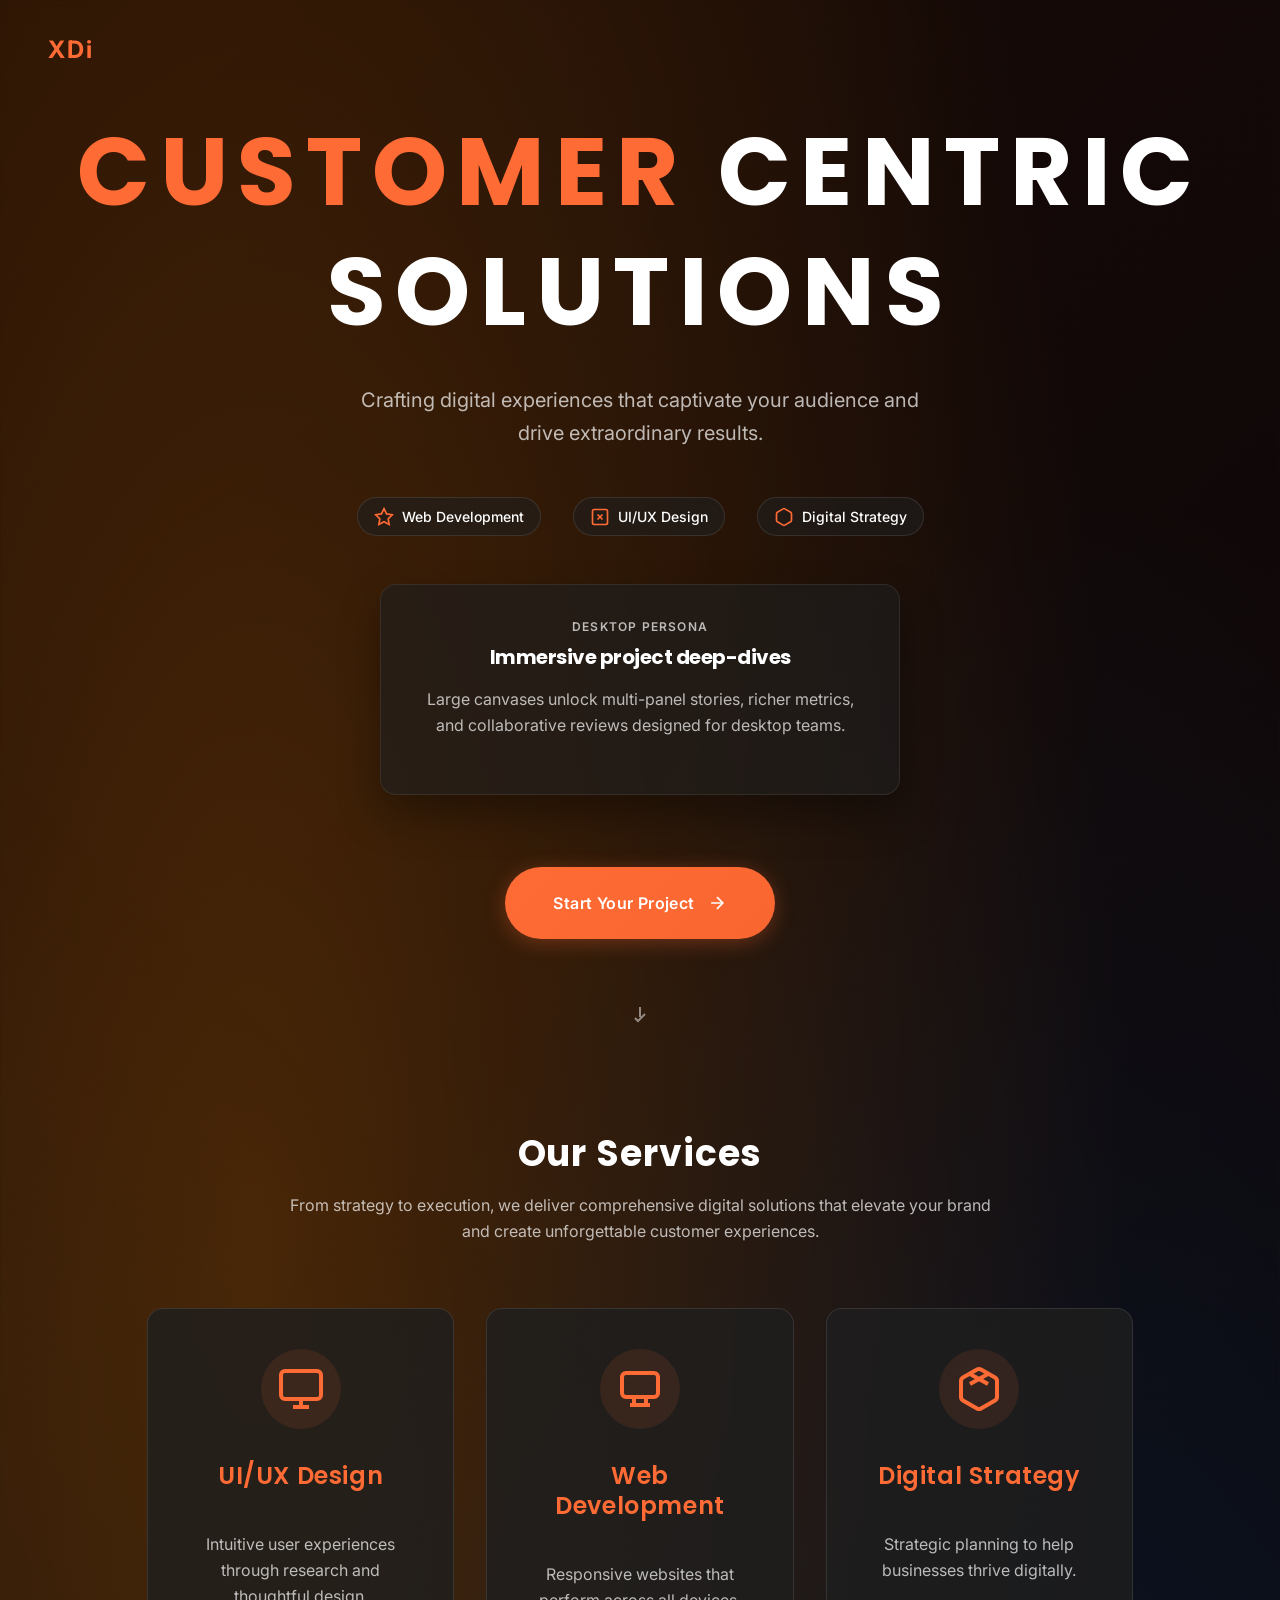
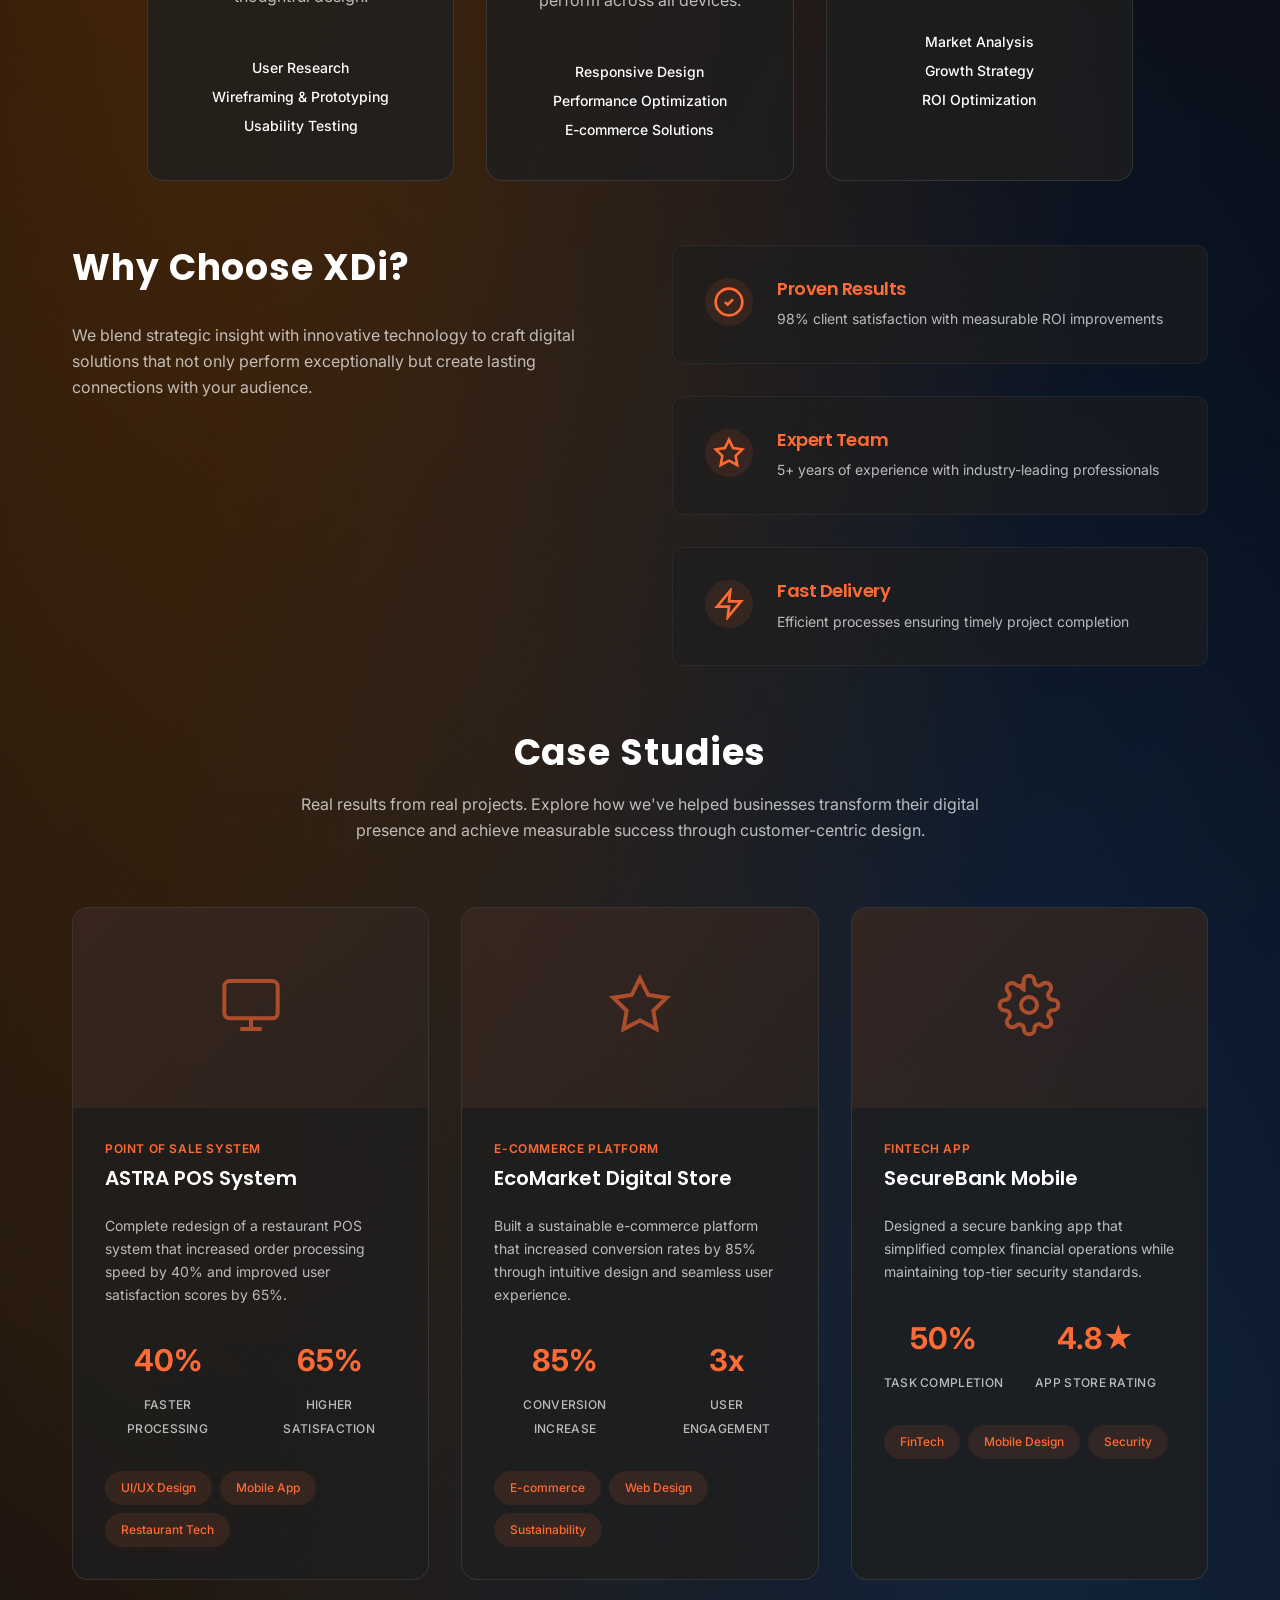
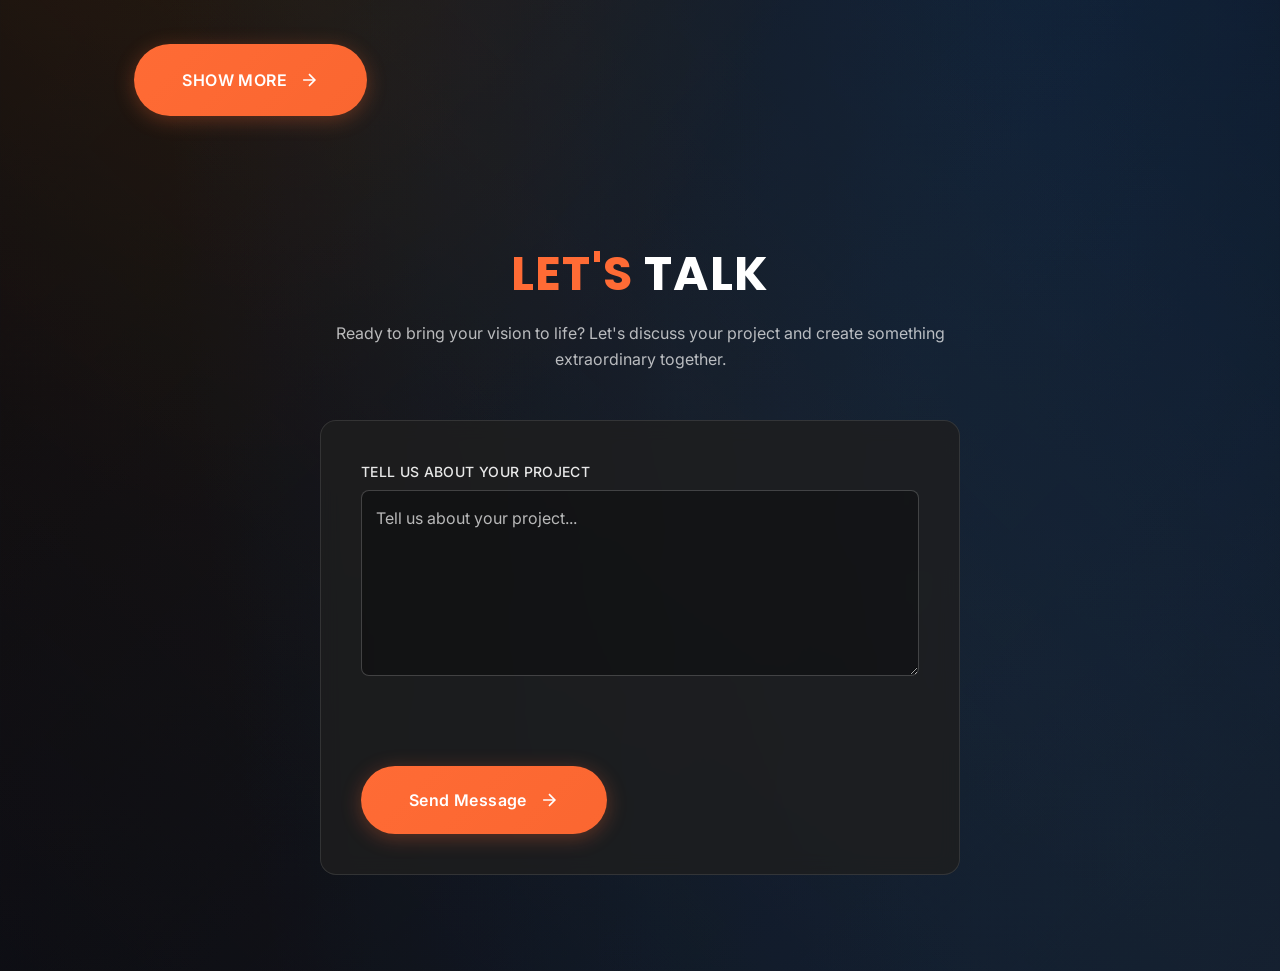
<file: index.html>
<!DOCTYPE html>
<html lang="en">
<head>
    <meta charset="UTF-8">
    <meta name="viewport" content="width=device-width, initial-scale=1.0">
    <meta name="description" content="XDi - Customer Centric Solutions. Discover our innovative services, case studies, and contact us for your next project.">
    <meta name="keywords" content="XDi, customer solutions, web design, digital services, case studies">
    <meta name="author" content="XDi">
    
    <!-- Open Graph / Facebook -->
    <meta property="og:type" content="website">
    <meta property="og:url" content="https://xdi-website.vercel.app/">
    <meta property="og:title" content="XDi - Customer Centric Solutions">
    <meta property="og:description" content="Discover innovative customer-centric solutions and services">
    
    <!-- Twitter -->
    <meta property="twitter:card" content="summary_large_image">
    <meta property="twitter:url" content="https://xdi-website.vercel.app/">
    <meta property="twitter:title" content="XDi - Customer Centric Solutions">
    <meta property="twitter:description" content="Discover innovative customer-centric solutions and services">

    <!-- Structured Data -->
    <script type="application/ld+json">
    {
        "@context": "https://schema.org",
        "@type": "Organization",
        "name": "XDi",
        "url": "https://xdi-website.vercel.app/",
        "logo": "https://xdi-website.vercel.app/assets/logo.png",
        "description": "Customer-centric digital solutions company specializing in UI/UX design, web development, and digital strategy",
        "foundingDate": "2019",
        "contactPoint": {
            "@type": "ContactPoint",
            "contactType": "Customer Service",
            "url": "https://xdi-website.vercel.app/#contact"
        },
        "sameAs": [
            "https://github.com/darderrdur17/xdi-website"
        ],
        "serviceArea": {
            "@type": "Country",
            "name": "Global"
        },
        "hasOfferCatalog": {
            "@type": "OfferCatalog",
            "name": "Digital Services",
            "itemListElement": [
                {
                    "@type": "Offer",
                    "itemOffered": {
                        "@type": "Service",
                        "name": "UI/UX Design",
                        "description": "Creating intuitive user experiences through research and thoughtful design"
                    }
                },
                {
                    "@type": "Offer",
                    "itemOffered": {
                        "@type": "Service",
                        "name": "Web Development",
                        "description": "Building responsive websites that perform across all devices"
                    }
                },
                {
                    "@type": "Offer",
                    "itemOffered": {
                        "@type": "Service",
                        "name": "Digital Strategy",
                        "description": "Strategic planning to help businesses thrive digitally"
                    }
                }
            ]
        }
    }
    </script>

    <title>XDi - Customer Centric Solutions</title>
    <link rel="stylesheet" href="css/styles.css">
    <link rel="preconnect" href="https://fonts.googleapis.com">
    <link rel="preconnect" href="https://fonts.gstatic.com" crossorigin>
    <link href="https://fonts.googleapis.com/css2?family=Inter:wght@300;400;500;600;700&family=Poppins:wght@300;400;500;600;700&display=swap" rel="stylesheet">
</head>
<body>
    <div class="background-blur" aria-hidden="true"></div>
    
    <header role="banner">
        <a href="/" class="logo" aria-label="XDi Home">XDi</a>
    </header>

    <main class="landing-content" role="main">
        <section class="hero-section" id="hero">
            <div class="hero-top">
                <div class="hero-content">
                    <h1 class="main-title">
                        <span class="title-orange">CUSTOMER</span>
                        <span class="title-white"> CENTRIC SOLUTIONS</span>
                    </h1>

                    <p class="hero-subtitle">
                        Crafting digital experiences that captivate your audience and drive extraordinary results.
                    </p>

                    <div class="hero-services-preview">
                        <a href="#services" class="hero-service-link">
                            <div class="hero-service-item">
                                <div class="hero-service-icon">
                                    <svg width="20" height="20" viewBox="0 0 24 24" fill="none" stroke="#ff6b35" stroke-width="2">
                                        <path d="M12 2l3.09 6.26L22 9.27l-5 4.87 1.18 6.88L12 17.77l-6.18 3.25L7 14.14 2 9.27l6.91-1.01L12 2z"/>
                                    </svg>
                                </div>
                                <span class="hero-service-text">Web Development</span>
                            </div>
                        </a>

                        <a href="#services" class="hero-service-link">
                            <div class="hero-service-item">
                                <div class="hero-service-icon">
                                    <svg width="20" height="20" viewBox="0 0 24 24" fill="none" stroke="#ff6b35" stroke-width="2">
                                        <rect x="3" y="3" width="18" height="18" rx="2" ry="2"/>
                                        <line x1="9" y1="9" x2="15" y2="15"/>
                                        <line x1="15" y1="9" x2="9" y2="15"/>
                                    </svg>
                                </div>
                                <span class="hero-service-text">UI/UX Design</span>
                            </div>
                        </a>

                        <a href="#services" class="hero-service-link">
                            <div class="hero-service-item">
                                <div class="hero-service-icon">
                                    <svg width="20" height="20" viewBox="0 0 24 24" fill="none" stroke="#ff6b35" stroke-width="2">
                                        <path d="M21 16V8a2 2 0 0 0-1-1.73l-7-4a2 2 0 0 0-2 0l-7 4A2 2 0 0 0 3 8v8a2 2 0 0 0 1 1.73l7 4a2 2 0 0 0 2 0l7-4A2 2 0 0 0 21 16z"/>
                                    </svg>
                                </div>
                                <span class="hero-service-text">Digital Strategy</span>
                            </div>
                        </a>
                    </div>

                    <div class="device-persona-callout">
                        <div class="device-persona-card persona-desktop">
                            <p class="persona-eyebrow">Desktop Persona</p>
                            <h3>Immersive project deep-dives</h3>
                            <p>Large canvases unlock multi-panel stories, richer metrics, and collaborative reviews designed for desktop teams.</p>
                        </div>
                        <div class="device-persona-card persona-mobile">
                            <p class="persona-eyebrow">Mobile Persona</p>
                            <h3>Quick actions on the go</h3>
                            <p>On phones we prioritize concise copy, thumb-friendly actions, and rapid touchpoints so you can reach us in seconds.</p>
                        </div>
                    </div>

                    <div class="hero-cta">
                        <a href="#contact" class="cta-button hero-primary-btn">
                            <span>Start Your Project</span>
                            <svg width="20" height="20" viewBox="0 0 24 24" fill="none" stroke="currentColor" stroke-width="2">
                                <path d="M5 12h14"/>
                                <path d="m12 5 7 7-7 7"/>
                            </svg>
                        </a>
                    </div>
                </div>
            </div>

            <div class="hero-bottom">
                <div class="scroll-indicator" aria-hidden="true">
                    <svg viewBox="0 0 24 24" fill="none" stroke="currentColor" stroke-width="2">
                        <path d="M7 13l3 3 7-7"/>
                        <path d="M12 2v10"/>
                    </svg>
                </div>
            </div>
        </section>

        <section class="content-section services-section" id="services">
            <div class="section-header">
                <h2>Our Services</h2>
                <p>From strategy to execution, we deliver comprehensive digital solutions that elevate your brand and create unforgettable customer experiences.</p>
            </div>

            <div class="services-preview">
                <div class="services-grid">
                    <div class="service-showcase-card">
                        <div class="service-showcase-icon">
                            <svg width="48" height="48" viewBox="0 0 24 24" fill="none" stroke="#ff6b35" stroke-width="2">
                                <rect x="2" y="3" width="20" height="14" rx="2" ry="2"/>
                                <line x1="8" y1="21" x2="16" y2="21"/>
                                <line x1="12" y1="17" x2="12" y2="21"/>
                            </svg>
                        </div>
                        <div class="service-showcase-content">
                            <h3>UI/UX Design</h3>
                            <p>Intuitive user experiences through research and thoughtful design.</p>
                            <ul class="service-features">
                                <li>User Research</li>
                                <li>Wireframing &amp; Prototyping</li>
                                <li>Usability Testing</li>
                            </ul>
                        </div>
                    </div>

                    <div class="service-showcase-card">
                        <div class="service-showcase-icon">
                            <svg width="48" height="48" viewBox="0 0 24 24" fill="none" stroke="#ff6b35" stroke-width="2">
                                <rect x="3" y="4" width="18" height="12" rx="2"/>
                                <path d="M7 20h10"/>
                                <path d="M9 16v4"/>
                                <path d="M15 16v4"/>
                            </svg>
                        </div>
                        <div class="service-showcase-content">
                            <h3>Web Development</h3>
                            <p>Responsive websites that perform across all devices.</p>
                            <ul class="service-features">
                                <li>Responsive Design</li>
                                <li>Performance Optimization</li>
                                <li>E-commerce Solutions</li>
                            </ul>
                        </div>
                    </div>

                    <div class="service-showcase-card">
                        <div class="service-showcase-icon">
                            <svg width="48" height="48" viewBox="0 0 24 24" fill="none" stroke="#ff6b35" stroke-width="2">
                                <path d="M21 16V8a2 2 0 0 0-1-1.73l-7-4a2 2 0 0 0-2 0l-7 4A2 2 0 0 0 3 8v8a2 2 0 0 0 1 1.73l7 4a2 2 0 0 0 2 0l7-4A2 2 0 0 0 21 16z"/>
                                <polyline points="7.5,4.5 16.5,9.5"/>
                                <polyline points="7.5,9.5 16.5,4.5"/>
                            </svg>
                        </div>
                        <div class="service-showcase-content">
                            <h3>Digital Strategy</h3>
                            <p>Strategic planning to help businesses thrive digitally.</p>
                            <ul class="service-features">
                                <li>Market Analysis</li>
                                <li>Growth Strategy</li>
                                <li>ROI Optimization</li>
                            </ul>
                        </div>
                    </div>
                </div>
            </div>
        </section>

        <section class="about-section" id="why-choose">
            <div class="about-content">
                <div class="about-text">
                    <h2>Why Choose XDi?</h2>
                    <p>
                        We blend strategic insight with innovative technology to craft digital solutions that not only
                        perform exceptionally but create lasting connections with your audience.
                    </p>
                </div>

                <div class="about-features">
                    <div class="feature-item">
                        <div class="feature-icon">
                            <svg width="32" height="32" viewBox="0 0 24 24" fill="none" stroke="#ff6b35" stroke-width="2">
                                <circle cx="12" cy="12" r="10"/>
                                <path d="M9 12l2 2 4-4"/>
                            </svg>
                        </div>
                        <div class="feature-text">
                            <h4>Proven Results</h4>
                            <p>98% client satisfaction with measurable ROI improvements</p>
                        </div>
                    </div>

                    <div class="feature-item">
                        <div class="feature-icon">
                            <svg width="32" height="32" viewBox="0 0 24 24" fill="none" stroke="#ff6b35" stroke-width="2">
                                <path d="M12 2l3.09 6.26L22 9.27l-5 4.87 1.18 6.88L12 17.77l-6.18 3.25L7 14.14 2 9.27l6.91-1.01L12 2z"/>
                            </svg>
                        </div>
                        <div class="feature-text">
                            <h4>Expert Team</h4>
                            <p>5+ years of experience with industry-leading professionals</p>
                        </div>
                    </div>

                    <div class="feature-item">
                        <div class="feature-icon">
                            <svg width="32" height="32" viewBox="0 0 24 24" fill="none" stroke="#ff6b35" stroke-width="2">
                                <path d="M13 2L3 14h9l-1 8 10-12h-9l1-8z"/>
                            </svg>
                        </div>
                        <div class="feature-text">
                            <h4>Fast Delivery</h4>
                            <p>Efficient processes ensuring timely project completion</p>
                        </div>
                    </div>
                </div>
            </div>
        </section>

        <section class="content-section case-studies-section" id="case-studies">
            <div class="section-header">
                <h2>Case Studies</h2>
                <p>Real results from real projects. Explore how we've helped businesses transform their digital presence and achieve measurable success through customer-centric design.</p>
            </div>

            <div class="case-studies-grid">
                <div class="case-study-card">
                    <div class="case-study-image">
                        <div class="case-study-placeholder">
                            <svg width="64" height="64" viewBox="0 0 24 24" fill="none" stroke="#ff6b35" stroke-width="1.5">
                                <rect x="2" y="3" width="20" height="14" rx="2" ry="2"/>
                                <line x1="8" y1="21" x2="16" y2="21"/>
                                <line x1="12" y1="17" x2="12" y2="21"/>
                            </svg>
                        </div>
                    </div>
                    <div class="case-study-content">
                        <div class="case-study-category">Point of Sale System</div>
                        <h3>ASTRA POS System</h3>
                        <p>Complete redesign of a restaurant POS system that increased order processing speed by 40% and improved user satisfaction scores by 65%.</p>
                        <div class="case-study-metrics">
                            <div class="metric">
                                <span class="metric-value">40%</span>
                                <span class="metric-label">Faster Processing</span>
                            </div>
                            <div class="metric">
                                <span class="metric-value">65%</span>
                                <span class="metric-label">Higher Satisfaction</span>
                            </div>
                        </div>
                        <div class="case-study-tags">
                            <span class="tag">UI/UX Design</span>
                            <span class="tag">Mobile App</span>
                            <span class="tag">Restaurant Tech</span>
                        </div>
                    </div>
                </div>

                <div class="case-study-card">
                    <div class="case-study-image">
                        <div class="case-study-placeholder">
                            <svg width="64" height="64" viewBox="0 0 24 24" fill="none" stroke="#ff6b35" stroke-width="1.5">
                                <path d="M12 2l3.09 6.26L22 9.27l-5 4.87 1.18 6.88L12 17.77l-6.18 3.25L7 14.14 2 9.27l6.91-1.01L12 2z"/>
                            </svg>
                        </div>
                    </div>
                    <div class="case-study-content">
                        <div class="case-study-category">E-commerce Platform</div>
                        <h3>EcoMarket Digital Store</h3>
                        <p>Built a sustainable e-commerce platform that increased conversion rates by 85% through intuitive design and seamless user experience.</p>
                        <div class="case-study-metrics">
                            <div class="metric">
                                <span class="metric-value">85%</span>
                                <span class="metric-label">Conversion Increase</span>
                            </div>
                            <div class="metric">
                                <span class="metric-value">3x</span>
                                <span class="metric-label">User Engagement</span>
                            </div>
                        </div>
                        <div class="case-study-tags">
                            <span class="tag">E-commerce</span>
                            <span class="tag">Web Design</span>
                            <span class="tag">Sustainability</span>
                        </div>
                    </div>
                </div>

                <div class="case-study-card">
                    <div class="case-study-image">
                        <div class="case-study-placeholder">
                            <svg width="64" height="64" viewBox="0 0 24 24" fill="none" stroke="#ff6b35" stroke-width="1.5">
                                <circle cx="12" cy="12" r="3"/>
                                <path d="M19.4 15a1.65 1.65 0 0 0 .33 1.82l.06.06a2 2 0 0 1 0 2.83 2 2 0 0 1-2.83 0l-.06-.06a1.65 1.65 0 0 0-1.82-.33 1.65 1.65 0 0 0-1 1.51V21a2 2 0 0 1-2 2 2 2 0 0 1-2-2v-.09A1.65 1.65 0 0 0 9 19.4a1.65 1.65 0 0 0-1.82.33l-.06.06a2 2 0 0 1-2.83 0 2 2 0 0 1 0-2.83l.06-.06a1.65 1.65 0 0 0 .33-1.82 1.65 1.65 0 0 0-1.51-1H3a2 2 0 0 1-2-2 2 2 0 0 1 2-2h.09A1.65 1.65 0 0 0 4.6 9a1.65 1.65 0 0 0-.33-1.82l-.06-.06a2 2 0 0 1 0-2.83 2 2 0 0 1 2.83 0l.06.06a1.65 1.65 0 0 0 1.82.33H9a1.65 1.65 0 0 0 1 1.51V3a2 2 0 0 1 2-2 2 2 0 0 1 2 2v.09a1.65 1.65 0 0 0 1 1.51 1.65 1.65 0 0 0 1.82-.33l.06-.06a2 2 0 0 1 2.83 0 2 2 0 0 1 0 2.83l-.06.06a1.65 1.65 0 0 0-.33 1.82V9a1.65 1.65 0 0 0 1.51 1H21a2 2 0 0 1 2 2 2 2 0 0 1-2 2h-.09a1.65 1.65 0 0 0-1.51 1z"/>
                            </svg>
                        </div>
                    </div>
                    <div class="case-study-content">
                        <div class="case-study-category">FinTech App</div>
                        <h3>SecureBank Mobile</h3>
                        <p>Designed a secure banking app that simplified complex financial operations while maintaining top-tier security standards.</p>
                        <div class="case-study-metrics">
                            <div class="metric">
                                <span class="metric-value">50%</span>
                                <span class="metric-label">Task Completion</span>
                            </div>
                            <div class="metric">
                                <span class="metric-value">4.8★</span>
                                <span class="metric-label">App Store Rating</span>
                            </div>
                        </div>
                        <div class="case-study-tags">
                            <span class="tag">FinTech</span>
                            <span class="tag">Mobile Design</span>
                            <span class="tag">Security</span>
                        </div>
                    </div>
                </div>

            <div class="case-studies-more">
                <a href="case-studies.html" class="case-studies-more-btn">
                    <span>SHOW MORE</span>
                    <svg width="20" height="20" viewBox="0 0 24 24" fill="none" stroke="currentColor" stroke-width="2">
                        <path d="M5 12h14"/>
                        <path d="m12 5 7 7-7 7"/>
                    </svg>
                </a>
            </div>
        </section>

        <section class="contact-section" id="contact">
            <div class="contact-hero">
                <h2>
                    <span class="title-orange">LET'S</span>
                    <span class="title-white"> TALK</span>
                </h2>
                <p>Ready to bring your vision to life? Let's discuss your project and create something extraordinary together.</p>
            </div>

            <div class="contact-form-section">
                <div class="contact-form-container">
                    <form id="contactForm" class="contact-form-professional" novalidate>
                        <div class="form-group">
                            <label for="content" class="form-label">Tell us about your project</label>
                            <textarea
                                id="content"
                                name="content"
                                placeholder="Tell us about your project..."
                                class="form-textarea"
                                required
                                minlength="10"
                                rows="6"
                                aria-required="true"
                                aria-describedby="content-error"
                            ></textarea>
                            <span id="content-error" class="error-message" role="alert" aria-live="polite"></span>
                        </div>

                        <button type="submit" class="contact-submit-btn" aria-label="Submit your message">
                            <span class="btn-text btn-text-desktop">Send Message</span>
                            <span class="btn-text btn-text-mobile">SEND</span>
                            <svg width="20" height="20" viewBox="0 0 24 24" fill="none" stroke="currentColor" stroke-width="2" class="btn-icon">
                                <path d="M5 12h14"/>
                                <path d="m12 5 7 7-7 7"/>
                            </svg>
                            <span class="submit-loader" aria-hidden="true"></span>
                        </button>
                    </form>
                </div>
            </div>
        </section>
    </main>

    <script src="js/script.js"></script>
</body>
</html>
</file>
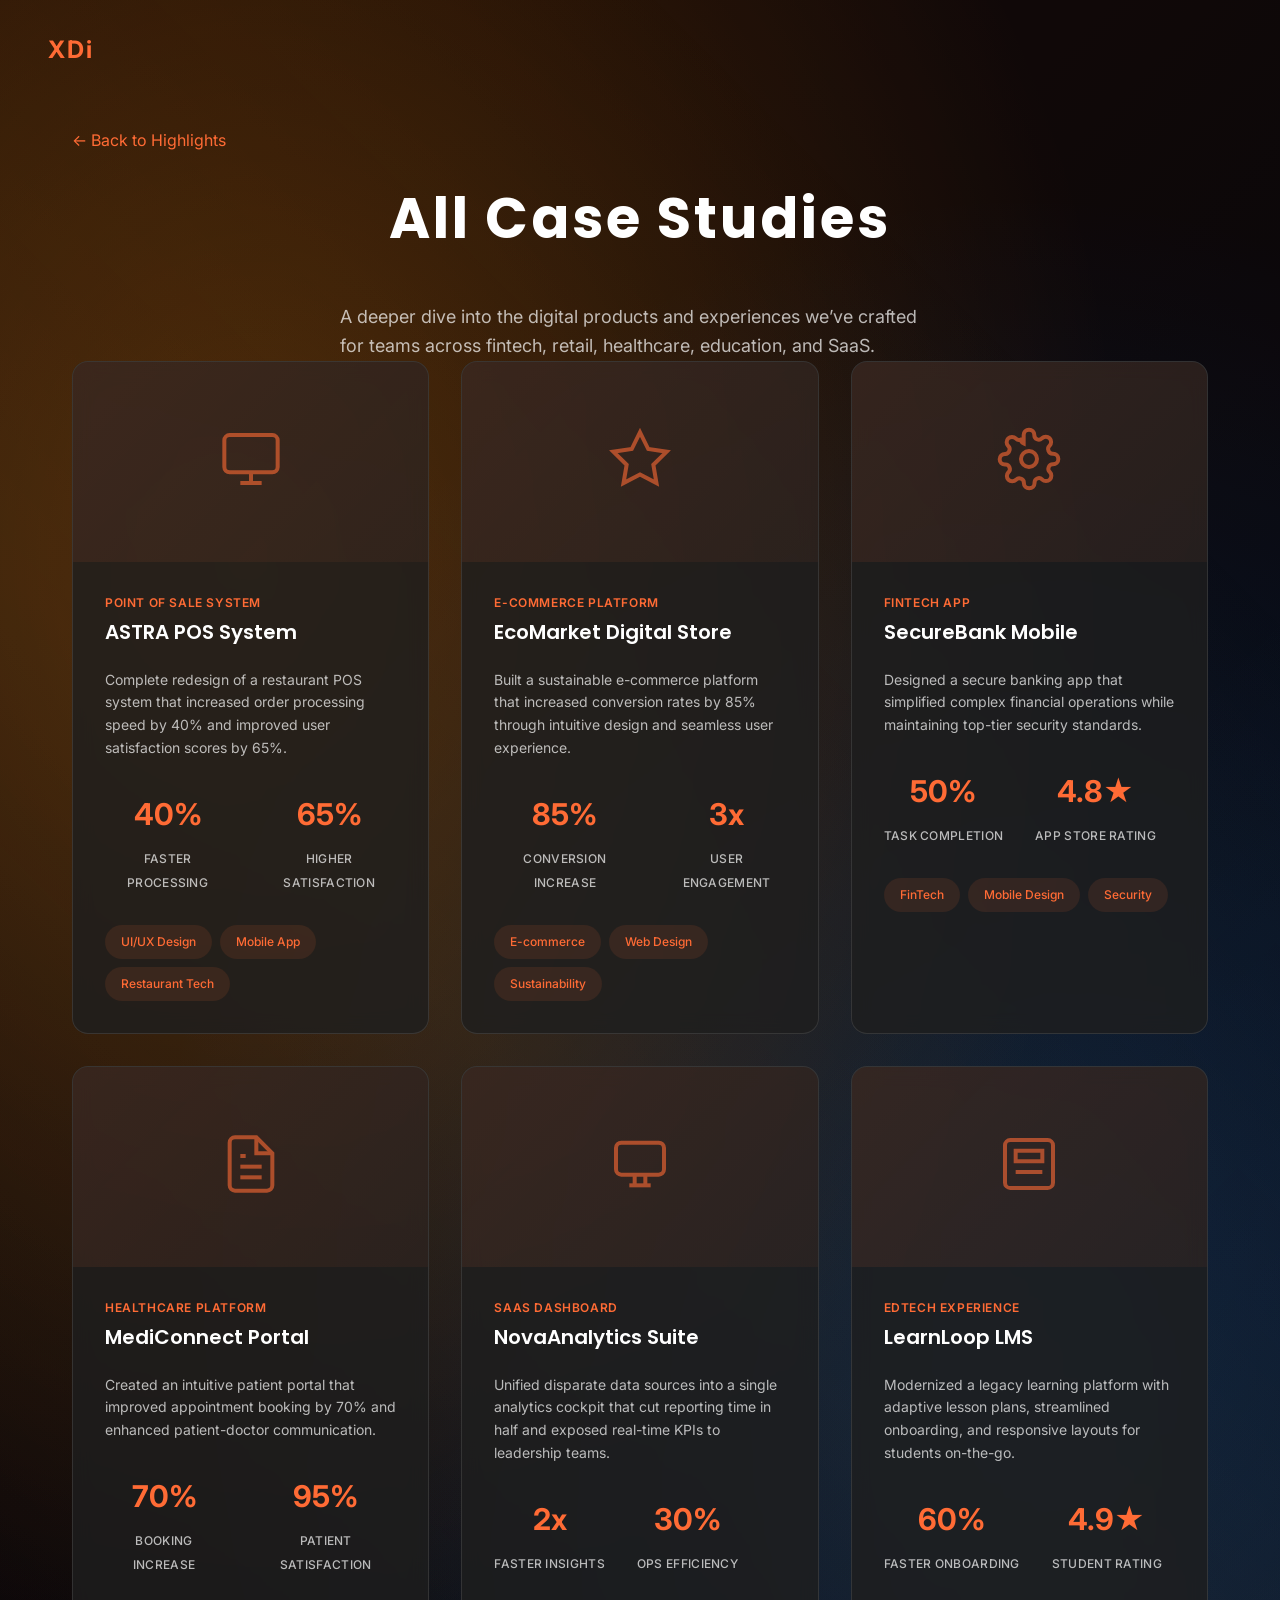
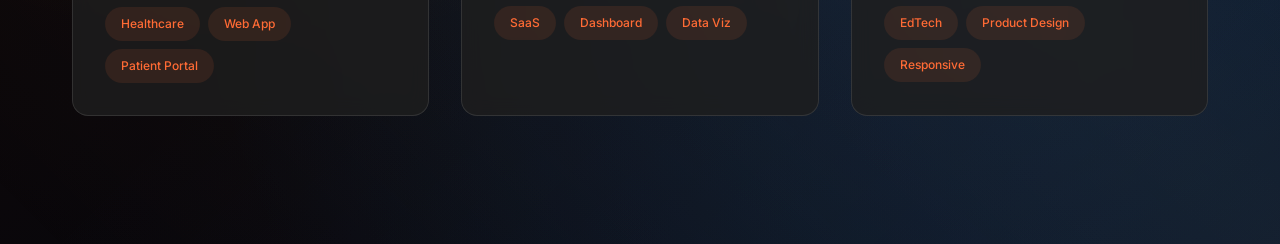
<file: case-studies.html>
<!DOCTYPE html>
<html lang="en">
<head>
    <meta charset="UTF-8">
    <meta name="viewport" content="width=device-width, initial-scale=1.0">
    <meta name="description" content="Explore all XDi case studies showcasing measurable outcomes across industries.">
    <title>XDi Case Studies</title>
    <link rel="stylesheet" href="css/styles.css">
    <link rel="preconnect" href="https://fonts.googleapis.com">
    <link rel="preconnect" href="https://fonts.gstatic.com" crossorigin>
    <link href="https://fonts.googleapis.com/css2?family=Inter:wght@300;400;500;600;700&family=Poppins:wght@300;400;500;600;700&display=swap" rel="stylesheet">
</head>
<body>
    <div class="background-blur" aria-hidden="true"></div>

    <header role="banner">
        <a href="index.html" class="logo" aria-label="Back to XDi home">XDi</a>
    </header>

    <main class="page-container">
        <a href="index.html#case-studies" class="back-button">
            &larr; Back to Highlights
        </a>

        <h1 class="page-title">All Case Studies</h1>
        <p class="page-subtitle">
            A deeper dive into the digital products and experiences we’ve crafted for teams across
            fintech, retail, healthcare, education, and SaaS.
        </p>

        <div class="case-studies-grid">
            <div class="case-study-card">
                <div class="case-study-image">
                    <div class="case-study-placeholder">
                        <svg width="64" height="64" viewBox="0 0 24 24" fill="none" stroke="#ff6b35" stroke-width="1.5">
                            <rect x="2" y="3" width="20" height="14" rx="2" ry="2"/>
                            <line x1="8" y1="21" x2="16" y2="21"/>
                            <line x1="12" y1="17" x2="12" y2="21"/>
                        </svg>
                    </div>
                </div>
                <div class="case-study-content">
                    <div class="case-study-category">Point of Sale System</div>
                    <h3>ASTRA POS System</h3>
                    <p>Complete redesign of a restaurant POS system that increased order processing speed by 40% and improved user satisfaction scores by 65%.</p>
                    <div class="case-study-metrics">
                        <div class="metric">
                            <span class="metric-value">40%</span>
                            <span class="metric-label">Faster Processing</span>
                        </div>
                        <div class="metric">
                            <span class="metric-value">65%</span>
                            <span class="metric-label">Higher Satisfaction</span>
                        </div>
                    </div>
                    <div class="case-study-tags">
                        <span class="tag">UI/UX Design</span>
                        <span class="tag">Mobile App</span>
                        <span class="tag">Restaurant Tech</span>
                    </div>
                </div>
            </div>

            <div class="case-study-card">
                <div class="case-study-image">
                    <div class="case-study-placeholder">
                        <svg width="64" height="64" viewBox="0 0 24 24" fill="none" stroke="#ff6b35" stroke-width="1.5">
                            <path d="M12 2l3.09 6.26L22 9.27l-5 4.87 1.18 6.88L12 17.77l-6.18 3.25L7 14.14 2 9.27l6.91-1.01L12 2z"/>
                        </svg>
                    </div>
                </div>
                <div class="case-study-content">
                    <div class="case-study-category">E-commerce Platform</div>
                    <h3>EcoMarket Digital Store</h3>
                    <p>Built a sustainable e-commerce platform that increased conversion rates by 85% through intuitive design and seamless user experience.</p>
                    <div class="case-study-metrics">
                        <div class="metric">
                            <span class="metric-value">85%</span>
                            <span class="metric-label">Conversion Increase</span>
                        </div>
                        <div class="metric">
                            <span class="metric-value">3x</span>
                            <span class="metric-label">User Engagement</span>
                        </div>
                    </div>
                    <div class="case-study-tags">
                        <span class="tag">E-commerce</span>
                        <span class="tag">Web Design</span>
                        <span class="tag">Sustainability</span>
                    </div>
                </div>
            </div>

            <div class="case-study-card">
                <div class="case-study-image">
                    <div class="case-study-placeholder">
                        <svg width="64" height="64" viewBox="0 0 24 24" fill="none" stroke="#ff6b35" stroke-width="1.5">
                            <circle cx="12" cy="12" r="3"/>
                            <path d="M19.4 15a1.65 1.65 0 0 0 .33 1.82l.06.06a2 2 0 0 1 0 2.83 2 2 0 0 1-2.83 0l-.06-.06a1.65 1.65 0 0 0-1.82-.33 1.65 1.65 0 0 0-1 1.51V21a2 2 0 0 1-2 2 2 2 0 0 1-2-2v-.09A1.65 1.65 0 0 0 9 19.4a1.65 1.65 0 0 0-1.82.33l-.06.06a2 2 0 0 1-2.83 0 2 2 0 0 1 0-2.83l.06-.06a1.65 1.65 0 0 0 .33-1.82 1.65 1.65 0 0 0-1.51-1H3a2 2 0 0 1-2-2 2 2 0 0 1 2-2h.09A1.65 1.65 0 0 0 4.6 9a1.65 1.65 0 0 0-.33-1.82l-.06-.06a2 2 0 0 1 0-2.83 2 2 0 0 1 2.83 0l.06.06a1.65 1.65 0 0 0 1.82.33H9a1.65 1.65 0 0 0 1 1.51V3a2 2 0 0 1 2-2 2 2 0 0 1 2 2v.09a1.65 1.65 0 0 0 1 1.51 1.65 1.65 0 0 0 1.82-.33l.06-.06a2 2 0 0 1 2.83 0 2 2 0 0 1 0 2.83l-.06.06a1.65 1.65 0 0 0-.33 1.82V9a1.65 1.65 0 0 0 1.51 1H21a2 2 0 0 1 2 2 2 2 0 0 1-2 2h-.09a1.65 1.65 0 0 0-1.51 1z"/>
                        </svg>
                    </div>
                </div>
                <div class="case-study-content">
                    <div class="case-study-category">FinTech App</div>
                    <h3>SecureBank Mobile</h3>
                    <p>Designed a secure banking app that simplified complex financial operations while maintaining top-tier security standards.</p>
                    <div class="case-study-metrics">
                        <div class="metric">
                            <span class="metric-value">50%</span>
                            <span class="metric-label">Task Completion</span>
                        </div>
                        <div class="metric">
                            <span class="metric-value">4.8★</span>
                            <span class="metric-label">App Store Rating</span>
                        </div>
                    </div>
                    <div class="case-study-tags">
                        <span class="tag">FinTech</span>
                        <span class="tag">Mobile Design</span>
                        <span class="tag">Security</span>
                    </div>
                </div>
            </div>

            <div class="case-study-card">
                <div class="case-study-image">
                    <div class="case-study-placeholder">
                        <svg width="64" height="64" viewBox="0 0 24 24" fill="none" stroke="#ff6b35" stroke-width="1.5">
                            <path d="M14 2H6a2 2 0 0 0-2 2v16a2 2 0 0 0 2 2h12a2 2 0 0 0 2-2V8z"/>
                            <polyline points="14,2 14,8 20,8"/>
                            <line x1="16" y1="13" x2="8" y2="13"/>
                            <line x1="16" y1="17" x2="8" y2="17"/>
                            <polyline points="10,9 9,9 8,9"/>
                        </svg>
                    </div>
                </div>
                <div class="case-study-content">
                    <div class="case-study-category">Healthcare Platform</div>
                    <h3>MediConnect Portal</h3>
                    <p>Created an intuitive patient portal that improved appointment booking by 70% and enhanced patient-doctor communication.</p>
                    <div class="case-study-metrics">
                        <div class="metric">
                            <span class="metric-value">70%</span>
                            <span class="metric-label">Booking Increase</span>
                        </div>
                        <div class="metric">
                            <span class="metric-value">95%</span>
                            <span class="metric-label">Patient Satisfaction</span>
                        </div>
                    </div>
                    <div class="case-study-tags">
                        <span class="tag">Healthcare</span>
                        <span class="tag">Web App</span>
                        <span class="tag">Patient Portal</span>
                    </div>
                </div>
            </div>

            <div class="case-study-card">
                <div class="case-study-image">
                    <div class="case-study-placeholder">
                        <svg width="64" height="64" viewBox="0 0 24 24" fill="none" stroke="#ff6b35" stroke-width="1.5">
                            <rect x="3" y="4" width="18" height="12" rx="2"/>
                            <path d="M8 20h8"/>
                            <path d="M10 16v4"/>
                            <path d="M14 16v4"/>
                        </svg>
                    </div>
                </div>
                <div class="case-study-content">
                    <div class="case-study-category">SaaS Dashboard</div>
                    <h3>NovaAnalytics Suite</h3>
                    <p>Unified disparate data sources into a single analytics cockpit that cut reporting time in half and exposed real-time KPIs to leadership teams.</p>
                    <div class="case-study-metrics">
                        <div class="metric">
                            <span class="metric-value">2x</span>
                            <span class="metric-label">Faster Insights</span>
                        </div>
                        <div class="metric">
                            <span class="metric-value">30%</span>
                            <span class="metric-label">Ops Efficiency</span>
                        </div>
                    </div>
                    <div class="case-study-tags">
                        <span class="tag">SaaS</span>
                        <span class="tag">Dashboard</span>
                        <span class="tag">Data Viz</span>
                    </div>
                </div>
            </div>

            <div class="case-study-card">
                <div class="case-study-image">
                    <div class="case-study-placeholder">
                        <svg width="64" height="64" viewBox="0 0 24 24" fill="none" stroke="#ff6b35" stroke-width="1.5">
                            <path d="M5 3h14a2 2 0 0 1 2 2v14a2 2 0 0 1-2 2H5a2 2 0 0 1-2-2V5a2 2 0 0 1 2-2z"/>
                            <path d="M7 7h10v4H7z"/>
                            <path d="M7 15h10"/>
                        </svg>
                    </div>
                </div>
                <div class="case-study-content">
                    <div class="case-study-category">EdTech Experience</div>
                    <h3>LearnLoop LMS</h3>
                    <p>Modernized a legacy learning platform with adaptive lesson plans, streamlined onboarding, and responsive layouts for students on-the-go.</p>
                    <div class="case-study-metrics">
                        <div class="metric">
                            <span class="metric-value">60%</span>
                            <span class="metric-label">Faster Onboarding</span>
                        </div>
                        <div class="metric">
                            <span class="metric-value">4.9★</span>
                            <span class="metric-label">Student Rating</span>
                        </div>
                    </div>
                    <div class="case-study-tags">
                        <span class="tag">EdTech</span>
                        <span class="tag">Product Design</span>
                        <span class="tag">Responsive</span>
                    </div>
                </div>
            </div>
        </div>
    </main>

    <script src="js/script.js"></script>
</body>
</html>
</file>
<file: css/styles.css>
/* ============================================
   RESET & BASE STYLES
   ============================================ */

* {
    margin: 0;
    padding: 0;
    box-sizing: border-box;
}

:root {
    /* Color Palette */
    --color-primary: #ff6b35;
    --color-primary-dark: rgba(230, 72, 47, 0.98);
    --color-primary-light: rgba(255, 104, 49, 0.98);
    --color-success: #00C8B3;
    --color-success-light: #B1FFF7;
    --color-text: #fff;
    --color-text-muted: rgba(255, 255, 255, 0.7);
    --color-bg: #000;
    --color-bg-overlay: rgba(0, 0, 0, 0.8);
    
    /* Typography */
    --font-family-primary: 'Inter', -apple-system, BlinkMacSystemFont, 'Segoe UI', sans-serif;
    --font-family-heading: 'Poppins', sans-serif;

    /* Font Sizes */
    --font-size-xs: 0.75rem;
    --font-size-sm: 0.875rem;
    --font-size-base: 1rem;
    --font-size-lg: 1.125rem;
    --font-size-xl: 1.25rem;
    --font-size-2xl: 1.5rem;
    --font-size-3xl: 1.875rem;
    --font-size-4xl: 2.25rem;
    --font-size-5xl: 3rem;
    --font-size-6xl: 3.75rem;
    --font-size-7xl: 4.5rem;
    --font-size-8xl: 6rem;
    --font-size-9xl: 8rem;

    /* Font Weights */
    --font-weight-light: 300;
    --font-weight-normal: 400;
    --font-weight-medium: 500;
    --font-weight-semibold: 600;
    --font-weight-bold: 700;

    /* Line Heights */
    --line-height-tight: 1.25;
    --line-height-snug: 1.375;
    --line-height-normal: 1.5;
    --line-height-relaxed: 1.625;
    --line-height-loose: 2;

    /* Letter Spacing */
    --letter-spacing-tighter: -0.05em;
    --letter-spacing-tight: -0.025em;
    --letter-spacing-normal: 0;
    --letter-spacing-wide: 0.025em;
    --letter-spacing-wider: 0.05em;
    --letter-spacing-widest: 0.1em;
    
    /* Spacing */
    --spacing-xs: 0.5rem;
    --spacing-sm: 1rem;
    --spacing-md: 1.5rem;
    --spacing-lg: 2rem;
    --spacing-xl: 3rem;
    
    /* Transitions */
    --transition-fast: 0.2s ease;
    --transition-base: 0.3s ease;
    --transition-slow: 0.5s ease;
}

body {
    font-family: var(--font-family-primary);
    overflow-x: hidden;
    position: relative;
    min-height: 100vh;
    background: var(--color-bg);
    color: var(--color-text);
    line-height: var(--line-height-normal);
    -webkit-font-smoothing: antialiased;
    -moz-osx-font-smoothing: grayscale;
    font-weight: var(--font-weight-normal);
    font-size: var(--font-size-base);
    /* Performance optimizations */
    contain: layout style paint;
    -webkit-font-smoothing: antialiased;
    -moz-osx-font-smoothing: grayscale;
}

/* ============================================
   ANIMATIONS & VISUAL EFFECTS
   ============================================ */

@keyframes fadeInUp {
    from {
        opacity: 0;
        transform: translateY(30px);
    }
    to {
        opacity: 1;
        transform: translateY(0);
    }
}

@keyframes fadeInLeft {
    from {
        opacity: 0;
        transform: translateX(-30px);
    }
    to {
        opacity: 1;
        transform: translateX(0);
    }
}

@keyframes fadeInRight {
    from {
        opacity: 0;
        transform: translateX(30px);
    }
    to {
        opacity: 1;
        transform: translateX(0);
    }
}

@keyframes fadeInScale {
    from {
        opacity: 0;
        transform: scale(0.95);
    }
    to {
        opacity: 1;
        transform: scale(1);
    }
}

@keyframes slideInUp {
    from {
        opacity: 0;
        transform: translateY(50px);
    }
    to {
        opacity: 1;
        transform: translateY(0);
    }
}

@keyframes bounceIn {
    0% {
        opacity: 0;
        transform: scale(0.3);
    }
    50% {
        opacity: 1;
        transform: scale(1.05);
    }
    70% {
        transform: scale(0.9);
    }
    100% {
        opacity: 1;
        transform: scale(1);
    }
}

@keyframes shimmer {
    0% {
        transform: translateX(-100%);
    }
    100% {
        transform: translateX(100%);
    }
}

@keyframes pulse {
    0%, 100% {
        opacity: 1;
    }
    50% {
        opacity: 0.7;
    }
}

@keyframes glow {
    0%, 100% {
        box-shadow: 0 0 20px rgba(255, 107, 53, 0.3);
    }
    50% {
        box-shadow: 0 0 30px rgba(255, 107, 53, 0.5), 0 0 40px rgba(255, 107, 53, 0.3);
    }
}

/* Apply entrance animations */
.services-preview {
    animation: fadeInUp 1s ease-out 0.2s both;
}

.cta-section {
    animation: fadeInUp 1s ease-out 0.4s both;
}

/* ============================================
   TYPOGRAPHY SYSTEM
   ============================================ */

/* Headings */
h1, h2, h3, h4, h5, h6 {
    font-family: var(--font-family-heading);
    font-weight: var(--font-weight-bold);
    line-height: var(--line-height-tight);
    letter-spacing: var(--letter-spacing-tight);
    margin: 0;
    color: var(--color-text);
}

h1 {
    font-size: var(--font-size-6xl);
    letter-spacing: var(--letter-spacing-wider);
}

h2 {
    font-size: var(--font-size-4xl);
    letter-spacing: var(--letter-spacing-wide);
}

h3 {
    font-size: var(--font-size-2xl);
}

h4 {
    font-size: var(--font-size-xl);
}

h5 {
    font-size: var(--font-size-lg);
}

h6 {
    font-size: var(--font-size-base);
}

/* Paragraphs */
p {
    margin: 0 0 var(--spacing-md) 0;
    line-height: var(--line-height-relaxed);
}

/* Links */
a {
    color: var(--color-primary);
    text-decoration: none;
    transition: color var(--transition-base);
}

a:hover, a:focus {
    color: var(--color-primary-light);
}

/* ============================================
   ACCESSIBILITY & UTILITIES
   ============================================ */

/* Screen reader only text */
.sr-only {
    position: absolute;
    width: 1px;
    height: 1px;
    padding: 0;
    margin: -1px;
    overflow: hidden;
    clip: rect(0, 0, 0, 0);
    white-space: nowrap;
    border-width: 0;
}

/* Error messages */
.error-message {
    display: block;
    color: #ff4444;
    font-size: 0.875rem;
    margin-top: 0.5rem;
    min-height: 1.25rem;
    opacity: 0;
    transform: translateY(-10px);
    transition: opacity var(--transition-base), transform var(--transition-base);
}

.error-message.show {
    opacity: 1;
    transform: translateY(0);
}

/* Loading states */
.submit-loader,
.page-3-submit-loader,
.details-submit-loader {
    display: none;
    position: absolute;
    width: 24px;
    height: 24px;
    border: 3px solid rgba(255, 255, 255, 0.2);
    border-top-color: var(--color-primary);
    border-radius: 50%;
    animation: spin 1s cubic-bezier(0.4, 0, 0.2, 1) infinite;
    left: calc(50% - 12px);
    top: calc(50% - 12px);
}

.contact-submit-btn.loading .submit-loader,
.page-3-submit-btn.loading .page-3-submit-loader,
.details-submit-btn.loading .details-submit-loader {
    display: block;
}

.contact-submit-btn.loading .btn-text,
.page-3-submit-btn.loading .page-3-submit-text,
.details-submit-btn.loading .details-submit-text {
    opacity: 0;
}

/* Button loading state */
button.loading {
    pointer-events: none;
    position: relative;
    overflow: hidden;
}

button.loading::after {
    content: '';
    position: absolute;
    top: 50%;
    left: 50%;
    width: 0;
    height: 0;
    background: rgba(255, 107, 53, 0.2);
    border-radius: 50%;
    transform: translate(-50%, -50%);
    animation: ripple 0.6s ease-out;
}

@keyframes ripple {
    to {
        width: 300px;
        height: 300px;
        opacity: 0;
    }
}

@keyframes spin {
    to { transform: rotate(360deg); }
}

/* Focus styles for accessibility */
*:focus-visible {
    outline: 3px solid var(--color-primary);
    outline-offset: 3px;
    border-radius: 4px;
    box-shadow: 0 0 0 1px rgba(255, 107, 53, 0.3);
    transition: all 0.2s ease;
}

/* Enhanced focus states for interactive elements */
button:focus-visible,
a:focus-visible,
input:focus-visible,
textarea:focus-visible,
.dropdown-item:focus-visible {
    outline: 3px solid var(--color-primary);
    outline-offset: 2px;
    box-shadow:
        0 0 0 1px rgba(255, 107, 53, 0.4),
        0 0 20px rgba(255, 107, 53, 0.2);
    transform: scale(1.02);
}

/* Reduce motion for users who prefer it */
@media (prefers-reduced-motion: reduce) {
    *,
    *::before,
    *::after {
        animation-duration: 0.01ms !important;
        animation-iteration-count: 1 !important;
        transition-duration: 0.01ms !important;
        scroll-behavior: auto !important;
    }
}

/* Smooth transitions */
a, button {
    transition: all var(--transition-base);
}

/* Background Blur Effect - Optimized */
.background-blur {
    position: absolute;
    width: 100%;
    height: 100%;
    left: 0;
    top: 0;
    background: 
        linear-gradient(135deg, rgba(255, 107, 53, 0.12) 0%, rgba(0, 50, 150, 0.12) 100%),
        radial-gradient(ellipse at 20% 30%, rgba(255, 140, 0, 0.3) 0%, transparent 60%),
        radial-gradient(ellipse at 80% 70%, rgba(0, 100, 200, 0.3) 0%, transparent 60%),
        #000;
    z-index: -1;
    opacity: 0.8;
    overflow: hidden;
    /* Performance optimizations */
    will-change: opacity;
    transform: translateZ(0);
    backface-visibility: hidden;
}

/* Metallic lines effect - Optimized with reduced motion support */
.background-blur::before {
    content: '';
    position: absolute;
    top: 0;
    left: 0;
    right: 0;
    bottom: 0;
    background: 
        linear-gradient(45deg, transparent 30%, rgba(255, 200, 100, 0.08) 50%, transparent 70%),
        linear-gradient(-45deg, transparent 30%, rgba(100, 150, 255, 0.08) 50%, transparent 70%);
    background-size: 200% 200%;
    z-index: 1;
    will-change: background-position;
    transform: translateZ(0);
}

@media (prefers-reduced-motion: no-preference) {
    .background-blur::before {
        animation: metallicShift 20s ease-in-out infinite;
    }
}

@keyframes metallicShift {
    0%, 100% {
        background-position: 0% 0%;
    }
    50% {
        background-position: 100% 100%;
    }
}

/* Header */
header {
    position: fixed;
    top: 0;
    left: 0;
    right: 0;
    padding: 2rem 3rem;
    z-index: 100;
}

.logo {
    font-size: 1.5rem;
    font-weight: 700;
    color: var(--color-primary);
    letter-spacing: 2px;
    text-decoration: none;
    display: inline-block;
    transition: transform var(--transition-fast), opacity var(--transition-fast);
}

.logo:hover {
    transform: scale(1.05);
    opacity: 0.9;
}

.logo:active {
    transform: scale(0.98);
}

/* Landing Content */
.landing-content {
    display: flex;
    flex-direction: column;
    min-height: 100vh;
    padding: 2rem;
    position: relative;
    z-index: 10;
    gap: 4rem;
}

/* Scroll Indicator */
.scroll-indicator {
    position: absolute;
    bottom: 2rem;
    left: 50%;
    transform: translateX(-50%);
    animation: bounce 2s infinite;
    z-index: 10;
}

.scroll-indicator svg {
    width: 24px;
    height: 24px;
    color: var(--color-text-muted);
    opacity: 0.7;
}

@keyframes bounce {
    0%, 20%, 50%, 80%, 100% {
        transform: translateX(-50%) translateY(0);
    }
    40% {
        transform: translateX(-50%) translateY(-10px);
    }
    60% {
        transform: translateX(-50%) translateY(-5px);
    }
}

/* Hero Section */
.hero-section {
    display: flex;
    flex-direction: column;
    justify-content: center;
    gap: var(--spacing-lg);
    min-height: auto;
    padding: var(--spacing-xl) 0 var(--spacing-lg);
    text-align: center;
    width: 100%;
    position: relative;
    animation: fadeInScale 1.2s cubic-bezier(0.16, 1, 0.3, 1);
    /* Performance optimization */
    will-change: transform;
}

.hero-content {
    max-width: 1200px;
    width: 100%;
    padding: 0 2rem;
}

.main-title {
    font-size: clamp(var(--font-size-4xl), 8vw, var(--font-size-8xl));
    font-weight: var(--font-weight-bold);
    text-align: center;
    margin-bottom: 2rem;
    letter-spacing: var(--letter-spacing-widest);
    line-height: var(--line-height-tight);
    animation: slideInUp 0.8s cubic-bezier(0.16, 1, 0.3, 1) 0.3s both;
    /* Performance optimization */
    will-change: transform, opacity;
    position: relative;
}

.main-title::after {
    content: '';
    position: absolute;
    bottom: -10px;
    left: 50%;
    width: 0;
    height: 3px;
    background: linear-gradient(90deg, var(--color-primary), var(--color-primary-light));
    border-radius: 2px;
    animation: shimmer 1.5s ease-in-out 1.2s forwards;
    transform: translateX(-50%);
}

.title-orange {
    color: var(--color-primary);
}

.title-white {
    color: var(--color-text);
}

.hero-subtitle {
    font-size: clamp(var(--font-size-lg), 2.5vw, var(--font-size-xl));
    color: var(--color-text-muted);
    max-width: 600px;
    margin: 0 auto 3rem;
    line-height: var(--line-height-relaxed);
    font-weight: var(--font-weight-normal);
    font-family: var(--font-family-primary);
    animation: fadeInUp 0.8s ease-out 0.6s both;
    /* Performance optimization */
    will-change: opacity, transform;
}

.hero-stats {
    display: flex;
    justify-content: center;
    gap: 3rem;
    margin-bottom: 2rem;
    animation: fadeInUp 0.8s ease-out 0.9s both;
}

.stat-item {
    text-align: center;
    animation: fadeInScale 0.6s cubic-bezier(0.16, 1, 0.3, 1) both;
}

.stat-item:nth-child(1) {
    animation-delay: 1.2s;
}

.stat-item:nth-child(2) {
    animation-delay: 1.4s;
}

.stat-item:nth-child(3) {
    animation-delay: 1.6s;
}

.stat-item:hover .stat-number {
    animation: glow 1s ease-in-out;
}

.stat-number {
    display: block;
    font-size: var(--font-size-5xl);
    font-weight: var(--font-weight-bold);
    color: var(--color-primary);
    margin-bottom: 0.5rem;
    font-family: var(--font-family-heading);
    transition: all 0.3s ease;
    /* Performance optimization */
    will-change: transform, filter;
}

.stat-label {
    font-size: var(--font-size-sm);
    color: var(--color-text-muted);
    text-transform: uppercase;
    letter-spacing: var(--letter-spacing-wider);
    font-weight: var(--font-weight-medium);
    font-family: var(--font-family-primary);
}

/* Hero CTA */
.hero-cta {
    display: flex;
    justify-content: center;
    width: 100%;
    margin-top: clamp(var(--spacing-xl), 6vw, 4.5rem);
    animation: fadeInUp 0.8s ease-out 1.2s both;
}

.hero-primary-btn {
    font-size: var(--font-size-base);
    box-shadow:
        0 15px 45px rgba(255, 107, 53, 0.35),
        0 5px 15px rgba(0, 0, 0, 0.35);
}

.hero-primary-btn:hover {
    box-shadow:
        0 20px 60px rgba(255, 107, 53, 0.45),
        0 8px 20px rgba(0, 0, 0, 0.4);
}

.hero-top {
    display: flex;
    justify-content: center;
    align-items: center;
    padding: 2rem 0;
}

/* Hero Services Preview */
.hero-services-preview {
    display: flex;
    justify-content: center;
    align-items: center;
    gap: 2rem;
    margin-top: 2rem;
    flex-wrap: wrap;
    animation: fadeInUp 0.8s ease-out 0.8s both;
}

.hero-service-item {
    display: flex;
    align-items: center;
    gap: 0.5rem;
    padding: 0.5rem 1rem;
    background: rgba(30, 30, 30, 0.6);
    backdrop-filter: blur(10px);
    border-radius: 25px;
    border: 1px solid rgba(255, 255, 255, 0.1);
    transition: all 0.3s ease;
}

.hero-service-item:hover {
    background: rgba(255, 107, 53, 0.1);
    border-color: rgba(255, 107, 53, 0.3);
    transform: translateY(-2px);
    box-shadow: 0 8px 25px rgba(255, 107, 53, 0.2);
}

.hero-service-icon {
    display: flex;
    align-items: center;
    justify-content: center;
    width: 20px;
    height: 20px;
    color: var(--color-primary);
}

.hero-service-text {
    font-size: var(--font-size-sm);
    font-weight: var(--font-weight-medium);
    color: var(--color-text);
    white-space: nowrap;
}

.hero-service-link {
    text-decoration: none;
    transition: all 0.3s ease;
    border-radius: 25px;
}

.hero-service-link:hover {
    transform: scale(1.05);
}

.device-persona-callout {
    margin-top: var(--spacing-xl);
    display: flex;
    justify-content: center;
}

.device-persona-card {
    background: rgba(30, 30, 30, 0.65);
    border: 1px solid rgba(255, 255, 255, 0.08);
    border-radius: 16px;
    padding: var(--spacing-lg);
    max-width: 520px;
    width: 100%;
    text-align: center;
    box-shadow: 0 20px 40px rgba(0, 0, 0, 0.35);
    transition: transform var(--transition-base), border-color var(--transition-base), box-shadow var(--transition-base);
}

.device-persona-card + .device-persona-card {
    margin-left: var(--spacing-lg);
}

.device-persona-card:hover {
    border-color: rgba(255, 107, 53, 0.3);
    transform: translateY(-6px);
    box-shadow:
        0 25px 50px rgba(255, 107, 53, 0.15),
        0 0 0 1px rgba(255, 107, 53, 0.1);
}

.persona-eyebrow {
    text-transform: uppercase;
    letter-spacing: var(--letter-spacing-widest);
    font-size: var(--font-size-xs);
    color: var(--color-primary);
    margin-bottom: var(--spacing-xs);
    font-weight: var(--font-weight-semibold);
}

.device-persona-card h3 {
    font-size: var(--font-size-xl);
    color: var(--color-text);
    margin-bottom: var(--spacing-sm);
}

.device-persona-card p {
    color: var(--color-text-muted);
    line-height: var(--line-height-relaxed);
}

.device-persona-card.persona-mobile {
    display: none;
}

.content-section {
    width: 100%;
    max-width: 1200px;
    margin: 0 auto;
    padding: 0 2rem;
    animation: fadeInUp 1s ease-out both;
}

.section-header {
    text-align: center;
    margin-bottom: calc(var(--spacing-xl) + 1rem);
}

.section-header h2 {
    font-size: var(--font-size-4xl);
    margin-bottom: var(--spacing-sm);
}

.section-header p {
    color: var(--color-text-muted);
    max-width: 720px;
    margin: 0 auto;
    line-height: var(--line-height-relaxed);
}

.section-eyebrow {
    display: inline-block;
    font-size: var(--font-size-xs);
    letter-spacing: var(--letter-spacing-widest);
    text-transform: uppercase;
    color: var(--color-primary);
    margin-bottom: var(--spacing-xs);
    font-weight: var(--font-weight-semibold);
}

.hero-bottom {
    display: flex;
    justify-content: center;
    align-items: center;
    padding: 0;
    margin-top: var(--spacing-lg);
}

/* Services Preview Section */
.services-preview {
    width: 100%;
    max-width: 1050px;
    margin: 0 auto;
    padding: 0 2rem;
}

.services-grid {
    display: grid;
    grid-template-columns: repeat(auto-fit, minmax(280px, 1fr));
    gap: 2rem;
    margin: 0 auto;
    align-items: stretch;
    width: 100%;
}

@media (min-width: 1025px) {
    .services-section .services-grid {
        grid-template-columns: repeat(3, minmax(300px, 1fr));
        max-width: 100%;
        margin: 0 auto;
    }
}

.service-preview-card {
    background: rgba(30, 30, 30, 0.8);
    backdrop-filter: blur(10px);
    border-radius: 16px;
    padding: 2rem;
    border: 1px solid rgba(255, 255, 255, 0.1);
    transition: all 0.4s cubic-bezier(0.16, 1, 0.3, 1);
    text-align: center;
    position: relative;
    overflow: hidden;
    box-shadow: 0 8px 32px rgba(0, 0, 0, 0.3);
    /* Performance optimization */
    will-change: transform, box-shadow;
    animation: fadeInUp 0.8s ease-out both;
}

.service-preview-card::before {
    content: '';
    position: absolute;
    top: 0;
    left: -100%;
    width: 100%;
    height: 2px;
    background: linear-gradient(90deg, transparent, #ff6b35, transparent);
    transition: left 0.5s ease;
}

.service-preview-card:hover::before {
    left: 100%;
}

.service-preview-card:hover {
    transform: translateY(-12px) scale(1.02);
    border-color: rgba(255, 107, 53, 0.4);
    box-shadow:
        0 25px 50px rgba(255, 107, 53, 0.15),
        0 0 0 1px rgba(255, 107, 53, 0.2),
        0 0 30px rgba(255, 107, 53, 0.1);
}

.service-icon {
    width: 60px;
    height: 60px;
    background: rgba(255, 107, 53, 0.1);
    border-radius: 50%;
    display: flex;
    align-items: center;
    justify-content: center;
    margin: 0 auto 1.5rem;
    transition: all 0.4s cubic-bezier(0.16, 1, 0.3, 1);
    /* Performance optimization */
    will-change: transform, background;
}

.service-preview-card:hover .service-icon {
    background: rgba(255, 107, 53, 0.25);
    transform: scale(1.15) rotate(5deg);
    box-shadow: 0 8px 25px rgba(255, 107, 53, 0.3);
}

.service-preview-card:nth-child(1) {
    animation-delay: 0.2s;
}

.service-preview-card:nth-child(2) {
    animation-delay: 0.4s;
}

.service-preview-card:nth-child(3) {
    animation-delay: 0.6s;
}

.service-preview-card h3 {
    color: var(--color-primary);
    font-size: var(--font-size-xl);
    font-weight: var(--font-weight-semibold);
    margin-bottom: var(--spacing-sm);
    letter-spacing: var(--letter-spacing-normal);
}

.service-preview-card p {
    color: var(--color-text-muted);
    line-height: var(--line-height-relaxed);
    font-size: var(--font-size-sm);
    font-weight: var(--font-weight-normal);
}

/* About Section */
.about-section {
    width: 100%;
    max-width: 1200px;
    margin: 0 auto;
    padding: 0 2rem;
    animation: fadeInUp 1s ease-out 0.3s both;
}

.about-content {
    display: grid;
    grid-template-columns: 1fr 1fr;
    gap: 4rem;
    align-items: start;
}

.about-text h2 {
    font-size: var(--font-size-4xl);
    color: var(--color-text);
    margin-bottom: var(--spacing-lg);
    font-weight: var(--font-weight-bold);
}

.about-text p {
    color: var(--color-text-muted);
    line-height: var(--line-height-relaxed);
    margin-bottom: var(--spacing-lg);
    font-size: var(--font-size-base);
}

.about-features {
    display: flex;
    flex-direction: column;
    gap: var(--spacing-lg);
}

.feature-item {
    display: flex;
    align-items: flex-start;
    gap: var(--spacing-md);
    padding: var(--spacing-lg);
    background: rgba(30, 30, 30, 0.6);
    border-radius: 12px;
    border: 1px solid rgba(255, 255, 255, 0.05);
    transition: all 0.3s ease;
}

.feature-item:hover {
    background: rgba(30, 30, 30, 0.8);
    border-color: rgba(255, 107, 53, 0.2);
    transform: translateX(4px);
}

.feature-icon {
    flex-shrink: 0;
    width: 48px;
    height: 48px;
    background: rgba(255, 107, 53, 0.1);
    border-radius: 50%;
    display: flex;
    align-items: center;
    justify-content: center;
    transition: all 0.3s ease;
}

.feature-item:hover .feature-icon {
    background: rgba(255, 107, 53, 0.2);
    transform: scale(1.1);
}

.feature-text h4 {
    font-size: var(--font-size-lg);
    color: var(--color-primary);
    margin-bottom: var(--spacing-xs);
    font-weight: var(--font-weight-semibold);
}

.feature-text p {
    color: var(--color-text-muted);
    font-size: var(--font-size-sm);
    line-height: var(--line-height-relaxed);
    margin: 0;
}

/* Menu Container */
.menu-container {
    position: relative;
    width: 100%;
    max-width: 500px;
    margin: 2rem auto;
}

/* Dropdown Menu */
.dropdown-menu {
    background: rgba(30, 30, 30, 0.85);
    /* backdrop-filter: blur(10px); Removed for performance */
    border-radius: 12px;
    box-shadow: 0 8px 32px rgba(0, 0, 0, 0.5);
    overflow: hidden;
    border: 1px solid rgba(255, 255, 255, 0.1);
}

.search-bar {
    display: flex;
    align-items: center;
    padding: 1rem 1.25rem;
    gap: 0.75rem;
    border-bottom: 1px solid rgba(255, 255, 255, 0.1);
}

.search-icon {
    color: rgba(255, 255, 255, 0.6);
    flex-shrink: 0;
}

#searchInput {
    flex: 1;
    background: transparent;
    border: none;
    outline: none;
    color: #fff;
    font-size: 1rem;
    font-family: inherit;
}

#searchInput::placeholder {
    color: rgba(255, 255, 255, 0.4);
}

.clear-btn {
    background: transparent;
    border: none;
    cursor: pointer;
    color: rgba(255, 255, 255, 0.6);
    padding: 0.25rem;
    display: flex;
    align-items: center;
    justify-content: center;
    transition: color 0.2s;
}

.clear-btn:hover {
    color: #fff;
}

/* Dropdown Content */
.dropdown-content {
    display: flex;
    flex-direction: column;
}

.dropdown-item {
    padding: 1rem 1.25rem;
    text-decoration: none;
    color: rgba(255, 255, 255, 0.7);
    transition: all 0.3s ease;
    display: flex;
    align-items: center;
    gap: 0.5rem;
    border-bottom: 1px solid rgba(255, 255, 255, 0.05);
}

.dropdown-item:last-child {
    border-bottom: none;
}

.dropdown-item:hover {
    background: rgba(255, 107, 53, 0.2);
    color: #fff;
}

.dropdown-item.active {
    background: #ff6b35;
    color: #fff;
}

.item-prefix {
    color: rgba(255, 255, 255, 0.9);
    font-weight: 600;
}

/* Page Content Styles (for other pages) */
.page-container {
    max-width: 1200px;
    margin: 0 auto;
    padding: 8rem 2rem 4rem;
    position: relative;
    z-index: 10;
}

.page-title {
    font-size: clamp(2rem, 5vw, 3.5rem);
    font-weight: 700;
    margin-bottom: 3rem;
    text-align: center;
}

.back-button {
    display: inline-flex;
    align-items: center;
    gap: 0.5rem;
    color: #ff6b35;
    text-decoration: none;
    margin-bottom: 2rem;
    transition: opacity 0.2s;
}

.back-button:hover {
    opacity: 0.8;
}

/* Case Study Page Specific Styles */
body.case-study-page {
    position: relative;
    width: 100%;
    min-height: 100vh;
    background: rgba(0, 0, 0, 0.8);
    /* backdrop-filter: blur(2px); Removed for performance */
    overflow-x: hidden;
}

/* Case Study Logo - Centered at top */
.case-study-logo {
    position: absolute;
    width: 61px;
    height: 53px;
    left: calc(50% - 61px/2 - 633.5px);
    top: 28px;
    font-family: 'Inter', -apple-system, BlinkMacSystemFont, 'Segoe UI', sans-serif;
    font-style: normal;
    font-weight: 700;
    font-size: 36px;
    line-height: 53px;
    letter-spacing: -0.01em;
    background: linear-gradient(89.58deg, rgba(230, 72, 47, 0.98) 11.06%, rgba(255, 104, 49, 0.98) 93.88%);
    -webkit-background-clip: text;
    -webkit-text-fill-color: transparent;
    background-clip: text;
    text-fill-color: transparent;
    text-shadow: 0px 3.83158px 6.70526px rgba(255, 80, 10, 0.25);
    z-index: 100;
}

/* Case Study Container - Large centered box */
.case-study-container {
    position: absolute;
    width: 1335px;
    height: 864px;
    left: calc(50% - 1335px/2 + 3.5px);
    top: calc(50% - 864px/2 + 34px);
    background: rgba(30, 30, 30, 0.8);
    border-radius: 47.7141px;
    box-sizing: border-box;
    z-index: 10;
}

/* Close Button */
.case-study-close {
    position: absolute;
    height: 33.55px;
    left: 89.63%;
    right: 7.85%;
    top: calc(50% - 33.55px/2 - 331.23px);
    display: flex;
    align-items: center;
    justify-content: center;
    cursor: pointer;
    transition: opacity 0.2s;
}

.case-study-close:hover {
    opacity: 0.7;
}

.case-study-close svg {
    width: 33.55px;
    height: 33.55px;
}

/* Case Study Title */
.case-study-title {
    position: absolute;
    width: 360px;
    height: 82px;
    left: 68px;
    top: 60px;
    font-family: 'Inter', sans-serif;
    font-style: normal;
    font-weight: 400;
    font-size: 67.5949px;
    line-height: 82px;
    color: rgba(255, 255, 255, 0.98);
    margin: 0;
}

/* Horizontal Separator Line */
.case-study-separator {
    position: absolute;
    width: 1168px;
    height: 0px;
    left: 68px;
    top: 199px;
    border: 3.97617px solid rgba(255, 255, 255, 0.1);
}

/* Case Study Grid - 2x2 layout */
.case-study-grid {
    position: absolute;
    width: 100%;
    height: calc(100% - 199px);
    top: 199px;
    left: 0;
    box-sizing: border-box;
}

/* Case Card Base Styles */
.case-card {
    box-sizing: border-box;
    position: absolute;
    width: 575.69px;
    height: 372.58px;
    background: rgba(30, 30, 30, 0.8);
    border: 1.07807px solid #F2F2F7;
    border-radius: 20.5757px;
}

/* Case Card Positioning - relative to container center */
.case-card.case-1 {
    left: calc(50% - 575.69px/2 - 308.15px);
    top: 29.29px;
}

.case-card.case-2 {
    left: calc(50% - 575.69px/2 + 284.15px);
    top: 29.29px;
}

.case-card.case-3 {
    left: calc(50% - 575.69px/2 - 311.65px);
    top: 390.29px;
}

.case-card.case-4 {
    left: calc(50% - 575.69px/2 + 280.65px);
    top: 390.29px;
}

/* Case Card Header */
.case-card-header {
    position: relative;
    width: 100%;
    height: 60px;
}

.case-card-title {
    position: absolute;
    width: auto;
    height: 29px;
    left: 29.32px;
    top: 25.72px;
    font-family: 'Inter', sans-serif;
    font-style: normal;
    font-weight: 400;
    font-size: 24px;
    line-height: 29px;
    color: rgba(255, 255, 255, 0.98);
    margin: 0;
}

/* Vertical Line in Card Header */
.case-card-line-vertical {
    position: absolute;
    width: 0px;
    height: 46.3px;
    left: 81.02px;
    top: 25.72px;
    border: 1px solid rgba(255, 255, 255, 0.3);
}

/* Case Card Placeholder */
.case-card-placeholder {
    position: absolute;
    width: 509px;
    height: 257px;
    left: 29.69px;
    top: 86px;
    background: #D9D9D9;
    border-radius: 8px;
}

/* Responsive adjustments for Case Study page */
@media (max-width: 1600px) {
    .case-study-container {
        width: 90%;
        max-width: 1335px;
        left: 50%;
        transform: translateX(-50%);
    }
    
    .case-study-logo {
        left: 50%;
        transform: translateX(calc(-50% - 633.5px));
    }
}

@media (max-width: 1400px) {
    .case-study-container {
        width: 95%;
        height: auto;
        min-height: 864px;
        position: relative;
        margin: 120px auto 50px;
        top: auto;
        left: auto;
        transform: none;
    }
    
    .case-study-logo {
        left: 50%;
        transform: translateX(-50%);
    }
    
    .case-study-grid {
        position: relative;
        display: grid;
        grid-template-columns: repeat(2, 1fr);
        gap: 2rem;
        padding: 2rem;
        height: auto;
        top: 0;
    }
    
    .case-card {
        position: relative !important;
        width: 100%;
        height: 400px;
        left: auto !important;
        top: auto !important;
    }
    
    .case-card-placeholder {
        width: calc(100% - 60px);
        left: 30px;
    }
}

@media (max-width: 768px) {
    .case-study-container {
        width: 100%;
        border-radius: 20px;
        margin: 100px 0 50px;
        padding: 1rem;
    }
    
    .case-study-title {
        font-size: 2.5rem;
        line-height: 1.2;
        width: auto;
        left: 1rem;
        top: 1rem;
    }
    
    .case-study-separator {
        width: calc(100% - 2rem);
        left: 1rem;
        top: 5rem;
    }
    
    .case-study-grid {
        grid-template-columns: 1fr;
        padding: 1rem;
        top: 6rem;
    }
    
    .case-card {
        height: 350px;
    }
    
    .case-study-close {
        right: 1rem;
        top: 1rem;
    }
}

/* Contact Form */
.contact-form {
    max-width: 600px;
    margin: 0 auto;
    background: rgba(30, 30, 30, 0.85);
    /* backdrop-filter: blur(10px); Removed for performance */
    padding: 2.5rem;
    border-radius: 12px;
    border: 1px solid rgba(255, 255, 255, 0.1);
}

.form-group {
    margin-bottom: 1.5rem;
}

.form-group label {
    display: block;
    margin-bottom: 0.5rem;
    color: rgba(255, 255, 255, 0.9);
    font-weight: 500;
}

.form-group input,
.form-group textarea {
    width: 100%;
    padding: 0.875rem;
    background: rgba(0, 0, 0, 0.3);
    border: 1px solid rgba(255, 255, 255, 0.2);
    border-radius: 8px;
    color: #fff;
    font-family: inherit;
    font-size: 1rem;
    transition: border-color 0.3s;
}

.form-group input:focus,
.form-group textarea:focus {
    outline: none;
    border-color: #ff6b35;
}

.form-group textarea {
    resize: vertical;
    min-height: 150px;
}

.submit-btn {
    width: 100%;
    padding: 1rem;
    background: #ff6b35;
    color: #fff;
    border: none;
    border-radius: 8px;
    font-size: 1rem;
    font-weight: 600;
    cursor: pointer;
    transition: background 0.3s, transform 0.2s;
}

.submit-btn:hover {
    background: #ff8533;
    transform: translateY(-2px);
}

.submit-btn:active {
    transform: translateY(0);
}

/* Service Cards */
.service-grid {
    display: grid;
    grid-template-columns: repeat(auto-fit, minmax(280px, 1fr));
    gap: 2rem;
    margin-top: 2rem;
}

.service-card {
    background: rgba(30, 30, 30, 0.85);
    /* backdrop-filter: blur(10px); Removed for performance */
    border-radius: 12px;
    padding: 2rem;
    border: 1px solid rgba(255, 255, 255, 0.1);
    transition: transform 0.3s, border-color 0.3s;
}

.service-card:hover {
    transform: translateY(-5px);
    border-color: #ff6b35;
}

.service-card h3 {
    color: #ff6b35;
    margin-bottom: 1rem;
    font-size: 1.5rem;
}

.service-card p {
    color: rgba(255, 255, 255, 0.7);
    line-height: 1.6;
}

/* CTA Section */
.cta-section {
    width: 100%;
    max-width: 1200px;
    margin: 4rem auto 0;
    padding: 0 2rem;
}

.cta-content {
    background: linear-gradient(135deg, rgba(30, 30, 30, 0.95) 0%, rgba(40, 40, 40, 0.9) 100%);
    backdrop-filter: blur(10px);
    border-radius: 20px;
    padding: 3rem 2rem;
    text-align: center;
    border: 1px solid rgba(255, 255, 255, 0.1);
    position: relative;
    overflow: hidden;
    box-shadow: 0 16px 48px rgba(0, 0, 0, 0.4);
}

.cta-content::before {
    content: '';
    position: absolute;
    top: 0;
    left: 0;
    right: 0;
    height: 2px;
    background: linear-gradient(90deg, transparent, #ff6b35, transparent);
}

.cta-content h2 {
    font-size: clamp(var(--font-size-3xl), 4vw, var(--font-size-5xl));
    font-weight: var(--font-weight-bold);
    color: var(--color-text);
    margin-bottom: var(--spacing-sm);
    letter-spacing: var(--letter-spacing-wide);
}

.cta-content p {
    font-size: var(--font-size-lg);
    color: var(--color-text-muted);
    margin-bottom: var(--spacing-lg);
    max-width: 500px;
    margin-left: auto;
    margin-right: auto;
    line-height: var(--line-height-relaxed);
    font-weight: var(--font-weight-normal);
}

.cta-button {
    display: inline-flex;
    align-items: center;
    gap: 0.75rem;
    background: linear-gradient(135deg, var(--color-primary) 0%, var(--color-primary-light) 100%);
    color: var(--color-text);
    text-decoration: none;
    padding: var(--spacing-md) var(--spacing-xl);
    border-radius: 50px;
    font-weight: var(--font-weight-semibold);
    font-size: var(--font-size-base);
    letter-spacing: var(--letter-spacing-wide);
    transition: all 0.3s ease;
    box-shadow: 0 4px 20px rgba(255, 107, 53, 0.3);
    position: relative;
    overflow: hidden;
    font-family: var(--font-family-primary);
}

.cta-button::before {
    content: '';
    position: absolute;
    top: 0;
    left: -100%;
    width: 100%;
    height: 100%;
    background: linear-gradient(90deg, transparent, rgba(255, 255, 255, 0.2), transparent);
    transition: left 0.5s ease;
}

.cta-button:hover::before {
    left: 100%;
}

.cta-button:hover {
    transform: translateY(-2px);
    box-shadow: 0 8px 30px rgba(255, 107, 53, 0.4);
}

.cta-button:active {
    transform: translateY(0);
}

.cta-button span {
    position: relative;
    z-index: 2;
}

.cta-button svg {
    position: relative;
    z-index: 2;
    transition: transform 0.3s ease;
}

.cta-button:hover svg {
    transform: translateX(4px);
}

/* Tablet Responsive Design */
@media (max-width: 1024px) and (min-width: 769px) {
    .hero-stats {
        gap: var(--spacing-xl);
    }

    .device-persona-callout {
        padding: 0 var(--spacing-sm);
    }

    .services-grid {
        grid-template-columns: repeat(2, 1fr);
        gap: var(--spacing-lg);
    }

    .service-preview-card {
        padding: var(--spacing-lg);
    }

    .cta-content {
        padding: var(--spacing-xl) var(--spacing-lg);
    }

    .about-content {
        gap: var(--spacing-xl);
    }

    .feature-item {
        padding: var(--spacing-md);
    }
}

/* Mobile Responsive Design */
@media (max-width: 768px) {
    .device-persona-callout {
        margin-top: var(--spacing-lg);
        padding: 0 var(--spacing-sm);
    }

    header {
        padding: var(--spacing-lg);
    }

    .landing-content {
        padding: var(--spacing-sm);
        gap: var(--spacing-xl);
    }

    .content-section,
    .contact-section {
        padding: 0 var(--spacing-sm);
    }

    .hero-section {
        min-height: auto;
        padding: var(--spacing-xl) 0;
    }

    .hero-content {
        padding: 0 var(--spacing-sm);
    }

    .main-title {
        margin-bottom: var(--spacing-xl);
        font-size: clamp(var(--font-size-3xl), 10vw, var(--font-size-6xl));
    }

    .hero-subtitle {
        font-size: var(--font-size-lg);
        margin-bottom: var(--spacing-xl);
    }

    .hero-stats {
        flex-direction: column;
        gap: var(--spacing-lg);
        margin-bottom: var(--spacing-sm);
    }

    .stat-number {
        font-size: var(--font-size-4xl);
    }

    .services-preview {
        padding: 0 var(--spacing-sm);
    }

    .services-grid {
        grid-template-columns: 1fr;
        gap: var(--spacing-lg);
    }

    .service-preview-card {
        padding: var(--spacing-lg);
    }

    .menu-container {
        max-width: 100%;
        margin: var(--spacing-sm) auto;
    }

    .cta-section {
        margin: var(--spacing-xl) auto 0;
        padding: 0 var(--spacing-sm);
    }

    .cta-content {
        padding: var(--spacing-xl) var(--spacing-lg);
    }

    .cta-content h2 {
        font-size: var(--font-size-4xl);
    }

    .cta-button {
        padding: var(--spacing-sm) var(--spacing-lg);
        font-size: var(--font-size-sm);
    }

    .about-section {
        padding: 0 var(--spacing-sm);
    }

    .about-content {
        grid-template-columns: 1fr;
        gap: var(--spacing-xl);
    }

    .feature-item {
        padding: var(--spacing-md);
    }

    /* Service page responsive */
    .page-hero {
        margin-bottom: var(--spacing-xl);
    }

    .services-showcase {
        gap: var(--spacing-xl);
    }

    .service-showcase-card {
        flex-direction: column;
        text-align: center;
        gap: var(--spacing-lg);
        padding: var(--spacing-xl);
    }

    .service-showcase-icon {
        width: 60px;
        height: 60px;
    }

    .service-showcase-content h3 {
        font-size: var(--font-size-xl);
    }

    .service-features {
        grid-template-columns: 1fr;
        gap: var(--spacing-xs);
    }

    .service-cta {
        margin-top: var(--spacing-xl);
    }

    .service-cta-content {
        padding: var(--spacing-xl);
    }

    /* Case studies responsive */
    .case-studies-grid {
        grid-template-columns: 1fr;
        gap: var(--spacing-xl);
    }

    .case-study-metrics {
        flex-direction: column;
        gap: var(--spacing-md);
    }

    .case-studies-cta-content {
        padding: var(--spacing-xl);
    }

    /* Contact page responsive */
    .contact-form-container {
        grid-template-columns: 1fr;
        gap: var(--spacing-xl);
    }

    .contact-info {
        max-width: 600px;
        margin: 0 auto;
    }

    .process-steps {
        grid-template-columns: 1fr;
        gap: var(--spacing-lg);
    }

    .process-step {
        padding: var(--spacing-lg);
    }

    /* Details page responsive */
    .details-form-container {
        grid-template-columns: 1fr;
        gap: var(--spacing-xl);
    }

    .details-info {
        max-width: 600px;
        margin: 0 auto;
    }

    .next-steps-grid {
        grid-template-columns: 1fr;
        gap: var(--spacing-lg);
    }

    .next-step {
        padding: var(--spacing-lg);
    }

    /* Success page responsive */
    .success-main {
        padding: var(--spacing-lg);
    }

    .success-container {
        padding: var(--spacing-lg);
    }

    .success-actions {
        flex-direction: column;
        align-items: center;
    }

    .success-primary-btn,
    .success-secondary-btn {
        width: 100%;
        max-width: 300px;
        justify-content: center;
    }

    .page-container {
        padding: 6rem 1.5rem 3rem;
    }

    .case-grid,
    .service-grid {
        grid-template-columns: 1fr;
    }
}

/* ============================================
   SERVICE PAGE STYLES
   ============================================ */

.page-close-btn {
    position: absolute;
    top: 2rem;
    right: 3rem;
    color: rgba(255, 255, 255, 0.6);
    text-decoration: none;
    transition: color var(--transition-base);
    padding: 0.5rem;
    border-radius: 4px;
}

.page-close-btn:hover {
    color: var(--color-text);
    background: rgba(255, 255, 255, 0.1);
}

.page-hero {
    text-align: center;
    margin-bottom: 4rem;
    animation: fadeInUp 1s ease-out;
}

.page-subtitle {
    font-size: var(--font-size-lg);
    color: var(--color-text-muted);
    max-width: 600px;
    margin: 0 auto;
    line-height: var(--line-height-relaxed);
    font-family: var(--font-family-primary);
    font-weight: var(--font-weight-normal);
}

.services-showcase {
    display: flex;
    flex-direction: column;
    gap: 3rem;
    margin-bottom: 4rem;
}

.service-showcase-card {
    display: flex;
    flex-direction: column;
    align-items: center;
    gap: 2rem;
    padding: 2.5rem;
    background: rgba(30, 30, 30, 0.8);
    backdrop-filter: blur(10px);
    border-radius: 16px;
    border: 1px solid rgba(255, 255, 255, 0.1);
    transition: all 0.3s ease;
    position: relative;
    overflow: hidden;
    animation: fadeInUp 1s ease-out both;
}

.service-showcase-card:nth-child(odd) {
    animation-delay: 0.1s;
}

.service-showcase-card:nth-child(even) {
    animation-delay: 0.2s;
}

.service-showcase-card::before {
    content: '';
    position: absolute;
    top: 0;
    left: -100%;
    width: 100%;
    height: 2px;
    background: linear-gradient(90deg, transparent, #ff6b35, transparent);
    transition: left 0.5s ease;
}

.service-showcase-card:hover::before {
    left: 100%;
}

.service-showcase-card:hover {
    transform: translateY(-4px);
    border-color: rgba(255, 107, 53, 0.3);
    box-shadow: 0 20px 40px rgba(255, 107, 53, 0.1);
}

.service-showcase-icon {
    flex-shrink: 0;
    width: 80px;
    height: 80px;
    background: rgba(255, 107, 53, 0.1);
    border-radius: 50%;
    display: flex;
    align-items: center;
    justify-content: center;
    transition: all 0.3s ease;
}

.service-showcase-card:hover .service-showcase-icon {
    background: rgba(255, 107, 53, 0.2);
    transform: scale(1.1);
}

.service-showcase-content {
    flex: 1;
    width: 100%;
    text-align: center;
    display: flex;
    flex-direction: column;
    gap: var(--spacing-sm);
}

.service-showcase-content h3 {
    font-size: var(--font-size-2xl);
    color: var(--color-primary);
    margin-bottom: var(--spacing-md);
    font-weight: var(--font-weight-semibold);
    letter-spacing: var(--letter-spacing-wide);
}

.service-showcase-content p {
    color: var(--color-text-muted);
    line-height: var(--line-height-relaxed);
    margin-bottom: var(--spacing-lg);
    font-size: var(--font-size-base);
}

.service-features {
    list-style: none;
    padding: 0;
    margin: 0;
    display: flex;
    flex-direction: column;
    gap: var(--spacing-xs);
}

.service-features li {
    color: var(--color-text);
    font-size: var(--font-size-sm);
    font-weight: var(--font-weight-medium);
}

.service-cta {
    margin-top: 4rem;
}

.service-cta-content {
    background: linear-gradient(135deg, rgba(30, 30, 30, 0.95) 0%, rgba(40, 40, 40, 0.9) 100%);
    backdrop-filter: blur(10px);
    border-radius: 20px;
    padding: 3rem 2rem;
    text-align: center;
    border: 1px solid rgba(255, 255, 255, 0.1);
    position: relative;
    overflow: hidden;
    box-shadow: 0 16px 48px rgba(0, 0, 0, 0.4);
    animation: fadeInUp 1s ease-out 0.5s both;
}

.service-cta-content::before {
    content: '';
    position: absolute;
    top: 0;
    left: 0;
    right: 0;
    height: 2px;
    background: linear-gradient(90deg, transparent, #ff6b35, transparent);
}

.service-cta-content h2 {
    font-size: clamp(var(--font-size-3xl), 4vw, var(--font-size-5xl));
    font-weight: var(--font-weight-bold);
    color: var(--color-text);
    margin-bottom: var(--spacing-sm);
    letter-spacing: var(--letter-spacing-wide);
}

.service-cta-content p {
    font-size: var(--font-size-lg);
    color: var(--color-text-muted);
    margin-bottom: var(--spacing-xl);
    max-width: 500px;
    margin-left: auto;
    margin-right: auto;
    line-height: var(--line-height-relaxed);
    font-weight: var(--font-weight-normal);
}

.service-cta-button {
    display: inline-flex;
    align-items: center;
    gap: 0.75rem;
    background: linear-gradient(135deg, var(--color-primary) 0%, var(--color-primary-light) 100%);
    color: var(--color-text);
    text-decoration: none;
    padding: var(--spacing-md) var(--spacing-xl);
    border-radius: 50px;
    font-weight: var(--font-weight-semibold);
    font-size: var(--font-size-base);
    letter-spacing: var(--letter-spacing-wide);
    transition: all 0.3s ease;
    box-shadow: 0 4px 20px rgba(255, 107, 53, 0.3);
    position: relative;
    overflow: hidden;
    font-family: var(--font-family-primary);
}

.service-cta-button::before {
    content: '';
    position: absolute;
    top: 0;
    left: -100%;
    width: 100%;
    height: 100%;
    background: linear-gradient(90deg, transparent, rgba(255, 255, 255, 0.2), transparent);
    transition: left 0.5s ease;
}

.service-cta-button:hover::before {
    left: 100%;
}

.service-cta-button:hover {
    transform: translateY(-2px);
    box-shadow: 0 8px 30px rgba(255, 107, 53, 0.4);
}

.service-cta-button:active {
    transform: translateY(0);
}

.service-cta-button span {
    position: relative;
    z-index: 2;
}

.service-cta-button svg {
    position: relative;
    z-index: 2;
    transition: transform 0.3s ease;
}

.service-cta-button:hover svg {
    transform: translateX(4px);
}

/* ============================================
   CONTACT SUCCESS MESSAGE
   ============================================ */

.contact-success-message {
    text-align: center;
    padding: 3rem 2rem;
    background: rgba(30, 30, 30, 0.8);
    backdrop-filter: blur(10px);
    border-radius: 16px;
    border: 1px solid rgba(255, 255, 255, 0.1);
    position: relative;
    overflow: hidden;
    max-width: 520px;
    width: 100%;
    margin: 0 auto;
    box-shadow: 0 20px 40px rgba(0, 0, 0, 0.35);
    justify-self: center;
}

.contact-success-message::before {
    content: '';
    position: absolute;
    top: 0;
    left: -100%;
    width: 100%;
    height: 2px;
    background: linear-gradient(90deg, transparent, #ff6b35, transparent);
    transition: left 0.5s ease;
}

.contact-success-message .success-checkmark {
    width: 80px;
    height: 80px;
    background: rgba(255, 107, 53, 0.1);
    border-radius: 50%;
    display: flex;
    align-items: center;
    justify-content: center;
    margin: 0 auto 1.5rem;
    animation: checkmarkPulse 2s ease-in-out infinite;
}

.contact-success-message h3 {
    font-size: var(--font-size-2xl);
    color: var(--color-success);
    margin-bottom: var(--spacing-md);
    font-weight: var(--font-weight-semibold);
    text-shadow: 0 0 20px rgba(0, 200, 179, 0.35);
}

.contact-success-message p {
    color: var(--color-text-muted);
    margin-bottom: var(--spacing-xl);
    font-size: var(--font-size-base);
    line-height: var(--line-height-relaxed);
}

.reset-btn {
    background: #ffffff;
    color: #111111;
    border: none;
    padding: var(--spacing-sm) var(--spacing-lg);
    border-radius: 25px;
    font-size: var(--font-size-sm);
    font-weight: var(--font-weight-medium);
    cursor: pointer;
    transition: all 0.3s ease;
}

.reset-btn:hover {
    background: rgba(255, 255, 255, 0.85);
    transform: translateY(-2px);
}

.reset-btn:focus-visible {
    outline-color: var(--color-success);
}

/* ============================================
   CASE STUDIES PAGE STYLES
   ============================================ */

.case-studies-grid {
    display: grid;
    grid-template-columns: repeat(auto-fit, minmax(350px, 1fr));
    gap: 2rem;
    margin-bottom: 4rem;
}

.case-studies-more {
    display: flex;
    justify-content: center;
    margin: 2rem auto 0;
    width: 100%;
}

.case-studies-more-btn {
    display: inline-flex;
    align-items: center;
    gap: 0.75rem;
    background: linear-gradient(135deg, var(--color-primary) 0%, var(--color-primary-light) 100%);
    color: var(--color-text);
    text-decoration: none;
    padding: var(--spacing-md) var(--spacing-xl);
    border-radius: 50px;
    font-weight: var(--font-weight-semibold);
    font-size: var(--font-size-base);
    letter-spacing: var(--letter-spacing-wide);
    transition: all 0.3s ease;
    box-shadow: 0 4px 20px rgba(255, 107, 53, 0.3);
    position: relative;
    overflow: hidden;
    min-width: 220px;
    justify-content: center;
    text-transform: uppercase;
    margin: 0 auto;
}

.case-studies-more-btn::before {
    content: '';
    position: absolute;
    top: 0;
    left: -100%;
    width: 100%;
    height: 100%;
    background: linear-gradient(90deg, transparent, rgba(255, 255, 255, 0.2), transparent);
    transition: left 0.5s ease;
}

.case-studies-more-btn:hover::before {
    left: 100%;
}

.case-studies-more-btn:hover {
    transform: translateY(-2px);
    box-shadow: 0 8px 30px rgba(255, 107, 53, 0.4);
}

.case-studies-more-btn svg {
    transition: transform 0.3s ease;
}

.case-studies-more-btn:hover svg {
    transform: translateX(4px);
}

.case-study-card {
    background: rgba(30, 30, 30, 0.8);
    backdrop-filter: blur(10px);
    border-radius: 16px;
    border: 1px solid rgba(255, 255, 255, 0.1);
    overflow: hidden;
    transition: all 0.3s ease;
    animation: fadeInUp 1s ease-out both;
}

.case-study-card:nth-child(odd) {
    animation-delay: 0.1s;
}

.case-study-card:nth-child(even) {
    animation-delay: 0.2s;
}

.case-study-card:hover {
    transform: translateY(-8px);
    border-color: rgba(255, 107, 53, 0.3);
    box-shadow: 0 20px 40px rgba(255, 107, 53, 0.1);
}

.case-study-image {
    height: 200px;
    background: linear-gradient(135deg, rgba(255, 107, 53, 0.1) 0%, rgba(255, 107, 53, 0.05) 100%);
    display: flex;
    align-items: center;
    justify-content: center;
    position: relative;
}

.case-study-placeholder {
    opacity: 0.6;
}

.case-study-content {
    padding: 2rem;
}

.case-study-category {
    font-size: var(--font-size-xs);
    color: var(--color-primary);
    text-transform: uppercase;
    letter-spacing: var(--letter-spacing-wider);
    font-weight: var(--font-weight-semibold);
    margin-bottom: var(--spacing-xs);
}

.case-study-content h3 {
    font-size: var(--font-size-xl);
    color: var(--color-text);
    margin-bottom: var(--spacing-md);
    font-weight: var(--font-weight-semibold);
    letter-spacing: var(--letter-spacing-normal);
}

.case-study-content p {
    color: var(--color-text-muted);
    line-height: var(--line-height-relaxed);
    margin-bottom: var(--spacing-lg);
    font-size: var(--font-size-sm);
}

.case-study-metrics {
    display: flex;
    gap: var(--spacing-lg);
    margin-bottom: var(--spacing-lg);
}

.metric {
    text-align: center;
}

.metric-value {
    display: block;
    font-size: var(--font-size-3xl);
    font-weight: var(--font-weight-bold);
    color: var(--color-primary);
    margin-bottom: var(--spacing-xs);
}

.metric-label {
    font-size: var(--font-size-xs);
    color: var(--color-text-muted);
    text-transform: uppercase;
    letter-spacing: var(--letter-spacing-wide);
    font-weight: var(--font-weight-medium);
}

.case-study-tags {
    display: flex;
    flex-wrap: wrap;
    gap: var(--spacing-xs);
}

.tag {
    background: rgba(255, 107, 53, 0.1);
    color: var(--color-primary);
    padding: var(--spacing-xs) var(--spacing-sm);
    border-radius: 20px;
    font-size: var(--font-size-xs);
    font-weight: var(--font-weight-medium);
    letter-spacing: var(--letter-spacing-normal);
}

.case-studies-cta {
    margin-top: 4rem;
}

.case-studies-cta-content {
    background: linear-gradient(135deg, rgba(30, 30, 30, 0.95) 0%, rgba(40, 40, 40, 0.9) 100%);
    backdrop-filter: blur(10px);
    border-radius: 20px;
    padding: 3rem 2rem;
    text-align: center;
    border: 1px solid rgba(255, 255, 255, 0.1);
    position: relative;
    overflow: hidden;
    box-shadow: 0 16px 48px rgba(0, 0, 0, 0.4);
    animation: fadeInUp 1s ease-out 0.5s both;
}

.case-studies-cta-content::before {
    content: '';
    position: absolute;
    top: 0;
    left: 0;
    right: 0;
    height: 2px;
    background: linear-gradient(90deg, transparent, #ff6b35, transparent);
}

.case-studies-cta-content h2 {
    font-size: clamp(var(--font-size-3xl), 4vw, var(--font-size-5xl));
    font-weight: var(--font-weight-bold);
    color: var(--color-text);
    margin-bottom: var(--spacing-sm);
    letter-spacing: var(--letter-spacing-wide);
}

.case-studies-cta-content p {
    font-size: var(--font-size-lg);
    color: var(--color-text-muted);
    margin-bottom: var(--spacing-xl);
    max-width: 500px;
    margin-left: auto;
    margin-right: auto;
    line-height: var(--line-height-relaxed);
    font-weight: var(--font-weight-normal);
}

.case-studies-cta-button {
    display: inline-flex;
    align-items: center;
    gap: 0.75rem;
    background: linear-gradient(135deg, var(--color-primary) 0%, var(--color-primary-light) 100%);
    color: var(--color-text);
    text-decoration: none;
    padding: var(--spacing-md) var(--spacing-xl);
    border-radius: 50px;
    font-weight: var(--font-weight-semibold);
    font-size: var(--font-size-base);
    letter-spacing: var(--letter-spacing-wide);
    transition: all 0.3s ease;
    box-shadow: 0 4px 20px rgba(255, 107, 53, 0.3);
    position: relative;
    overflow: hidden;
    font-family: var(--font-family-primary);
}

.case-studies-cta-button::before {
    content: '';
    position: absolute;
    top: 0;
    left: -100%;
    width: 100%;
    height: 100%;
    background: linear-gradient(90deg, transparent, rgba(255, 255, 255, 0.2), transparent);
    transition: left 0.5s ease;
}

.case-studies-cta-button:hover::before {
    left: 100%;
}

.case-studies-cta-button:hover {
    transform: translateY(-2px);
    box-shadow: 0 8px 30px rgba(255, 107, 53, 0.4);
}

.case-studies-cta-button:active {
    transform: translateY(0);
}

.case-studies-cta-button span {
    position: relative;
    z-index: 2;
}

.case-studies-cta-button svg {
    position: relative;
    z-index: 2;
    transition: transform 0.3s ease;
}

.case-studies-cta-button:hover svg {
    transform: translateX(4px);
}

/* ============================================
   CONTACT STYLES
   ============================================ */

.contact-section {
    width: 100%;
    max-width: 1200px;
    margin: 0 auto 4rem;
    padding: 0 2rem;
}

.contact-hero {
    text-align: center;
    margin-bottom: var(--spacing-xl);
}

.contact-hero h2 {
    font-size: clamp(var(--font-size-3xl), 5vw, var(--font-size-5xl));
    letter-spacing: var(--letter-spacing-wide);
    margin-bottom: var(--spacing-sm);
}

.contact-hero p {
    color: var(--color-text-muted);
    max-width: 640px;
    margin: 0 auto;
    line-height: var(--line-height-relaxed);
}

.contact-form-section {
    width: 100%;
    max-width: 1200px;
    margin: 0 auto;
    padding: 0 2rem;
}

.contact-form-container {
    display: grid;
    grid-template-columns: minmax(0, 640px);
    justify-content: center;
    justify-items: center;
    width: 100%;
    gap: 2.5rem;
    align-items: start;
}

.contact-form-professional {
    background: rgba(30, 30, 30, 0.8);
    backdrop-filter: blur(10px);
    border-radius: 16px;
    padding: 2.5rem;
    border: 1px solid rgba(255, 255, 255, 0.1);
    position: relative;
    overflow: hidden;
    width: min(640px, 100%);
    margin: 0 auto;
}

.contact-form-professional::before {
    content: '';
    position: absolute;
    top: 0;
    left: -100%;
    width: 100%;
    height: 2px;
    background: linear-gradient(90deg, transparent, #ff6b35, transparent);
    transition: left 0.5s ease;
}

.contact-form-professional:hover::before {
    left: 100%;
}

.form-label {
    display: block;
    font-size: var(--font-size-sm);
    font-weight: var(--font-weight-medium);
    color: var(--color-text);
    margin-bottom: var(--spacing-sm);
    letter-spacing: var(--letter-spacing-wide);
    text-transform: uppercase;
}

.form-textarea {
    width: 100%;
    min-height: 120px;
    padding: var(--spacing-md);
    background: rgba(255, 255, 255, 0.05);
    border: 2px solid rgba(255, 255, 255, 0.1);
    border-radius: 8px;
    color: var(--color-text);
    font-family: var(--font-family-primary);
    font-size: var(--font-size-base);
    line-height: var(--line-height-relaxed);
    resize: vertical;
    transition: all 0.3s ease;
}

.form-textarea:focus {
    outline: none;
    border-color: var(--color-primary);
    background: rgba(255, 255, 255, 0.08);
    box-shadow: 0 0 0 3px rgba(255, 107, 53, 0.1);
}

.form-textarea::placeholder {
    color: var(--color-text-muted);
}

.contact-submit-btn {
    display: inline-flex;
    align-items: center;
    gap: 0.75rem;
    background: linear-gradient(135deg, var(--color-primary) 0%, var(--color-primary-light) 100%);
    color: var(--color-text);
    border: none;
    padding: var(--spacing-md) var(--spacing-xl);
    border-radius: 50px;
    font-weight: var(--font-weight-semibold);
    font-size: var(--font-size-base);
    letter-spacing: var(--letter-spacing-wide);
    cursor: pointer;
    transition: all 0.3s ease;
    box-shadow: 0 4px 20px rgba(255, 107, 53, 0.3);
    position: relative;
    overflow: hidden;
    font-family: var(--font-family-primary);
    margin: var(--spacing-lg) auto 0;
    align-self: center;
}

.contact-submit-btn::before {
    content: '';
    position: absolute;
    top: 0;
    left: -100%;
    width: 100%;
    height: 100%;
    background: linear-gradient(90deg, transparent, rgba(255, 255, 255, 0.2), transparent);
    transition: left 0.5s ease;
}

.contact-submit-btn:hover::before {
    left: 100%;
}

.contact-submit-btn:hover {
    transform: translateY(-2px);
    box-shadow: 0 8px 30px rgba(255, 107, 53, 0.4);
}

.contact-submit-btn:active {
    transform: translateY(0);
}

.contact-submit-btn .btn-text {
    position: relative;
    z-index: 2;
}

.btn-text-mobile {
    display: none;
    letter-spacing: var(--letter-spacing-widest);
}

.contact-submit-btn .btn-icon {
    position: relative;
    z-index: 2;
    transition: transform 0.3s ease;
}

.contact-submit-btn:hover .btn-icon {
    transform: translateX(4px);
}

@media (max-width: 640px) {
    .device-persona-callout {
        margin-top: var(--spacing-md);
        padding: 0 var(--spacing-sm);
    }

    .device-persona-card.persona-desktop {
        display: none;
    }

    .device-persona-card.persona-mobile {
        display: block;
        margin-left: 0;
        max-width: 100%;
    }

    .btn-text-desktop {
        display: none;
    }

    .btn-text-mobile {
        display: inline;
    }

    .services-preview {
        padding: 0 var(--spacing-sm);
        max-width: 100%;
    }

    .case-studies-more-btn {
        width: 100%;
        max-width: 320px;
        min-width: auto;
    }

    .contact-form-section {
        padding: 0 var(--spacing-sm);
    }

    .contact-form-container {
        grid-template-columns: minmax(0, 1fr);
    }

    .contact-form-professional {
        width: 100%;
        padding: var(--spacing-lg);
    }

    .form-textarea {
        min-height: 180px;
    }

    .contact-submit-btn {
        width: 100%;
        max-width: 320px;
    }
}

.contact-info {
    display: flex;
    flex-direction: column;
    gap: var(--spacing-md);
}

.contact-info-item {
    display: flex;
    align-items: flex-start;
    gap: var(--spacing-sm);
    padding: var(--spacing-md);
    background: rgba(30, 30, 30, 0.6);
    border-radius: 12px;
    border: 1px solid rgba(255, 255, 255, 0.05);
    transition: all 0.3s ease;
}

.contact-info-item:hover {
    background: rgba(30, 30, 30, 0.8);
    border-color: rgba(255, 107, 53, 0.2);
    transform: translateX(4px);
}

.contact-process {
    margin-top: 4rem;
}

.process-container {
    max-width: 800px;
    margin: 0 auto;
}

.process-container h2 {
    font-size: var(--font-size-4xl);
    text-align: center;
    margin-bottom: var(--spacing-xl);
    color: var(--color-text);
}

.process-steps {
    display: grid;
    grid-template-columns: repeat(auto-fit, minmax(250px, 1fr));
    gap: var(--spacing-lg);
}

.process-step {
    text-align: center;
    padding: var(--spacing-xl);
    background: rgba(30, 30, 30, 0.6);
    border-radius: 16px;
    border: 1px solid rgba(255, 255, 255, 0.05);
    position: relative;
}

.process-step::before {
    content: '';
    position: absolute;
    top: 0;
    left: 0;
    right: 0;
    height: 4px;
    background: linear-gradient(90deg, var(--color-primary) 0%, var(--color-primary-light) 100%);
    border-radius: 16px 16px 0 0;
}

.step-number {
    width: 50px;
    height: 50px;
    background: var(--color-primary);
    color: var(--color-text);
    border-radius: 50%;
    display: flex;
    align-items: center;
    justify-content: center;
    font-size: var(--font-size-xl);
    font-weight: var(--font-weight-bold);
    margin: 0 auto var(--spacing-md);
}

.process-step h4 {
    font-size: var(--font-size-lg);
    color: var(--color-text);
    margin-bottom: var(--spacing-sm);
    font-weight: var(--font-weight-semibold);
}

.process-step p {
    color: var(--color-text-muted);
    line-height: var(--line-height-relaxed);
    font-size: var(--font-size-sm);
}

/* ============================================
   DETAILS PAGE STYLES
   ============================================ */

.details-navigation {
    margin-bottom: var(--spacing-lg);
}

.details-back-link {
    display: inline-flex;
    align-items: center;
    gap: 0.5rem;
    color: var(--color-text-muted);
    text-decoration: none;
    font-size: var(--font-size-sm);
    transition: color var(--transition-base);
}

.details-back-link:hover {
    color: var(--color-primary);
}

.details-form-section {
    width: 100%;
    max-width: 1200px;
    margin: 0 auto;
    padding: 0 2rem;
}

.details-form-container {
    display: grid;
    grid-template-columns: 1fr 400px;
    gap: 4rem;
    align-items: start;
}

.details-form-professional {
    background: rgba(30, 30, 30, 0.8);
    backdrop-filter: blur(10px);
    border-radius: 16px;
    padding: 2.5rem;
    border: 1px solid rgba(255, 255, 255, 0.1);
    position: relative;
    overflow: hidden;
}

.details-form-professional::before {
    content: '';
    position: absolute;
    top: 0;
    left: -100%;
    width: 100%;
    height: 2px;
    background: linear-gradient(90deg, transparent, #ff6b35, transparent);
    transition: left 0.5s ease;
}

.details-form-professional:hover::before {
    left: 100%;
}

.form-input {
    width: 100%;
    padding: var(--spacing-md);
    background: rgba(255, 255, 255, 0.05);
    border: 2px solid rgba(255, 255, 255, 0.1);
    border-radius: 8px;
    color: var(--color-text);
    font-family: var(--font-family-primary);
    font-size: var(--font-size-base);
    transition: all 0.3s ease;
}

.form-input:focus {
    outline: none;
    border-color: var(--color-primary);
    background: rgba(255, 255, 255, 0.08);
    box-shadow: 0 0 0 3px rgba(255, 107, 53, 0.1);
}

.form-input::placeholder {
    color: var(--color-text-muted);
}

.details-submit-btn-professional {
    display: inline-flex;
    align-items: center;
    gap: 0.75rem;
    background: linear-gradient(135deg, var(--color-primary) 0%, var(--color-primary-light) 100%);
    color: var(--color-text);
    border: none;
    padding: var(--spacing-md) var(--spacing-xl);
    border-radius: 50px;
    font-weight: var(--font-weight-semibold);
    font-size: var(--font-size-base);
    letter-spacing: var(--letter-spacing-wide);
    cursor: pointer;
    transition: all 0.3s ease;
    box-shadow: 0 4px 20px rgba(255, 107, 53, 0.3);
    position: relative;
    overflow: hidden;
    font-family: var(--font-family-primary);
    margin-top: var(--spacing-lg);
}

.details-submit-btn-professional::before {
    content: '';
    position: absolute;
    top: 0;
    left: -100%;
    width: 100%;
    height: 100%;
    background: linear-gradient(90deg, transparent, rgba(255, 255, 255, 0.2), transparent);
    transition: left 0.5s ease;
}

.details-submit-btn-professional:hover::before {
    left: 100%;
}

.details-submit-btn-professional:hover {
    transform: translateY(-2px);
    box-shadow: 0 8px 30px rgba(255, 107, 53, 0.4);
}

.details-submit-btn-professional:active {
    transform: translateY(0);
}

.details-submit-btn-professional .btn-text {
    position: relative;
    z-index: 2;
}

.details-submit-btn-professional .btn-icon {
    position: relative;
    z-index: 2;
    transition: transform 0.3s ease;
}

.details-submit-btn-professional:hover .btn-icon {
    transform: translateX(4px);
}

.details-info {
    display: flex;
    flex-direction: column;
    gap: var(--spacing-lg);
}

.details-info-item {
    display: flex;
    align-items: flex-start;
    gap: var(--spacing-md);
    padding: var(--spacing-lg);
    background: rgba(30, 30, 30, 0.6);
    border-radius: 12px;
    border: 1px solid rgba(255, 255, 255, 0.05);
    transition: all 0.3s ease;
}

.details-info-item:hover {
    background: rgba(30, 30, 30, 0.8);
    border-color: rgba(255, 107, 53, 0.2);
    transform: translateX(4px);
}

.details-next-steps {
    margin-top: 4rem;
}

.next-steps-container {
    max-width: 1000px;
    margin: 0 auto;
}

.next-steps-container h2 {
    font-size: var(--font-size-4xl);
    text-align: center;
    margin-bottom: var(--spacing-xl);
    color: var(--color-text);
}

.next-steps-grid {
    display: grid;
    grid-template-columns: repeat(auto-fit, minmax(200px, 1fr));
    gap: var(--spacing-lg);
}

.next-step {
    text-align: center;
    padding: var(--spacing-xl);
    background: rgba(30, 30, 30, 0.6);
    border-radius: 16px;
    border: 1px solid rgba(255, 255, 255, 0.05);
    position: relative;
}

.next-step::before {
    content: '';
    position: absolute;
    top: 0;
    left: 0;
    right: 0;
    height: 4px;
    background: linear-gradient(90deg, var(--color-primary) 0%, var(--color-primary-light) 100%);
    border-radius: 16px 16px 0 0;
}

.next-step .step-icon {
    width: 60px;
    height: 60px;
    background: rgba(255, 107, 53, 0.1);
    border-radius: 50%;
    display: flex;
    align-items: center;
    justify-content: center;
    margin: 0 auto var(--spacing-md);
}

.next-step h4 {
    font-size: var(--font-size-lg);
    color: var(--color-text);
    margin-bottom: var(--spacing-sm);
    font-weight: var(--font-weight-semibold);
}

.next-step p {
    color: var(--color-text-muted);
    line-height: var(--line-height-relaxed);
    font-size: var(--font-size-sm);
}

/* ============================================
   SUCCESS PAGE STYLES
   ============================================ */

.success-main {
    min-height: 100vh;
    display: flex;
    align-items: center;
    justify-content: center;
    padding: var(--spacing-xl);
}

.success-container {
    max-width: 800px;
    width: 100%;
    text-align: center;
}

.success-hero {
    margin-bottom: var(--spacing-xl);
}

.success-checkmark-container {
    margin-bottom: var(--spacing-lg);
}

.success-checkmark {
    width: 120px;
    height: 120px;
    background: rgba(255, 107, 53, 0.1);
    border-radius: 50%;
    display: flex;
    align-items: center;
    justify-content: center;
    margin: 0 auto var(--spacing-lg);
    animation: checkmarkPulse 2s ease-in-out infinite;
}

@keyframes checkmarkPulse {
    0%, 100% {
        transform: scale(1);
        box-shadow: 0 0 0 0 rgba(255, 107, 53, 0.3);
    }
    50% {
        transform: scale(1.05);
        box-shadow: 0 0 0 20px rgba(255, 107, 53, 0);
    }
}

.success-title {
    font-size: clamp(var(--font-size-3xl), 6vw, var(--font-size-5xl));
    font-weight: var(--font-weight-bold);
    color: var(--color-text);
    margin-bottom: var(--spacing-md);
    letter-spacing: var(--letter-spacing-wide);
}

.success-subtitle {
    font-size: var(--font-size-lg);
    color: var(--color-text-muted);
    line-height: var(--line-height-relaxed);
    max-width: 600px;
    margin: 0 auto var(--spacing-xl);
}

.success-info {
    margin-bottom: var(--spacing-xl);
}

.success-info-grid {
    display: grid;
    grid-template-columns: repeat(auto-fit, minmax(200px, 1fr));
    gap: var(--spacing-lg);
}

.success-info-item {
    display: flex;
    flex-direction: column;
    align-items: center;
    gap: var(--spacing-md);
    padding: var(--spacing-xl);
    background: rgba(30, 30, 30, 0.6);
    border-radius: 16px;
    border: 1px solid rgba(255, 255, 255, 0.05);
    transition: all 0.3s ease;
}

.success-info-item:hover {
    background: rgba(30, 30, 30, 0.8);
    border-color: rgba(255, 107, 53, 0.2);
    transform: translateY(-4px);
}

.success-info-item .info-icon {
    width: 60px;
    height: 60px;
    background: rgba(255, 107, 53, 0.1);
    border-radius: 50%;
    display: flex;
    align-items: center;
    justify-content: center;
}

.success-info-item h4 {
    font-size: var(--font-size-lg);
    color: var(--color-text);
    margin-bottom: var(--spacing-xs);
    font-weight: var(--font-weight-semibold);
}

.success-info-item p {
    color: var(--color-text-muted);
    font-size: var(--font-size-sm);
    line-height: var(--line-height-relaxed);
    margin: 0;
}

.success-actions {
    display: flex;
    gap: var(--spacing-lg);
    justify-content: center;
    margin-bottom: var(--spacing-xl);
    flex-wrap: wrap;
}

.success-primary-btn,
.success-secondary-btn {
    display: inline-flex;
    align-items: center;
    gap: 0.75rem;
    padding: var(--spacing-md) var(--spacing-xl);
    border-radius: 50px;
    font-weight: var(--font-weight-semibold);
    font-size: var(--font-size-base);
    letter-spacing: var(--letter-spacing-wide);
    text-decoration: none;
    transition: all 0.3s ease;
    font-family: var(--font-family-primary);
}

.success-primary-btn {
    background: linear-gradient(135deg, var(--color-primary) 0%, var(--color-primary-light) 100%);
    color: var(--color-text);
    box-shadow: 0 4px 20px rgba(255, 107, 53, 0.3);
}

.success-primary-btn:hover {
    transform: translateY(-2px);
    box-shadow: 0 8px 30px rgba(255, 107, 53, 0.4);
}

.success-secondary-btn {
    background: rgba(30, 30, 30, 0.8);
    color: var(--color-text);
    border: 1px solid rgba(255, 255, 255, 0.1);
}

.success-secondary-btn:hover {
    background: rgba(30, 30, 30, 0.9);
    border-color: rgba(255, 107, 53, 0.3);
    transform: translateY(-2px);
}

.success-additional-info {
    max-width: 600px;
    margin: 0 auto;
}

.success-additional-info h3 {
    font-size: var(--font-size-xl);
    color: var(--color-text);
    margin-bottom: var(--spacing-md);
    font-weight: var(--font-weight-semibold);
}

.success-additional-info p {
    color: var(--color-text-muted);
    line-height: var(--line-height-relaxed);
    font-size: var(--font-size-base);
}

/* Success Message */
.success-message {
    text-align: center;
    padding: 3rem;
    background: rgba(30, 30, 30, 0.85);
    /* backdrop-filter: blur(10px); Removed for performance */
    border-radius: 12px;
    border: 1px solid rgba(255, 107, 53, 0.3);
    margin-top: 2rem;
}

.success-message h2 {
    color: #ff6b35;
    margin-bottom: 1rem;
}

.success-message p {
    color: rgba(255, 255, 255, 0.8);
}

/* ============================================
   PAGE 3 - CONTACT PAGE STYLES
   ============================================ */

.contact-page {
    position: relative;
    width: 100%;
    max-width: 1440px;
    min-height: 100vh;
    background: #000000;
    overflow: hidden;
    margin: 0 auto;
}

.page-3-background {
    position: absolute;
    width: 100%;
    height: 100%;
    left: 0;
    top: 0;
    background: linear-gradient(0deg, rgba(0, 0, 0, 0.85), rgba(0, 0, 0, 0.85)), 
                url('../assets/Resources/Contact us 2.png');
    background-size: cover;
    background-position: center;
    background-attachment: fixed;
    z-index: 0;
    will-change: transform;
    /* Optimize background rendering */
    transform: translateZ(0);
    backface-visibility: hidden;
}

.page-3-logo {
    position: absolute;
    width: 61px;
    height: 53px;
    left: calc(50% - 61px/2 - 633.5px);
    top: 28px;
    font-family: 'Inter', -apple-system, BlinkMacSystemFont, 'Segoe UI', sans-serif;
    font-style: normal;
    font-weight: 700;
    font-size: 36px;
    line-height: 53px;
    letter-spacing: -0.01em;
    background: linear-gradient(89.58deg, rgba(230, 72, 47, 0.98) 11.06%, rgba(255, 104, 49, 0.98) 93.88%);
    -webkit-background-clip: text;
    -webkit-text-fill-color: transparent;
    background-clip: text;
    text-fill-color: transparent;
    text-shadow: 0px 3.83158px 6.70526px rgba(255, 80, 10, 0.25);
    z-index: 100;
}

.page-3-close {
    position: absolute;
    height: 22.37px;
    left: 88.58%;
    right: 7.9%;
    top: calc(50% - 22.37px/2 - 156.8px);
    z-index: 100;
}

.page-3-close a {
    display: block;
    width: 22.37px;
    height: 22.37px;
    position: absolute;
    right: 50.26px;
    top: 38.52px;
}

.page-3-search-box {
    box-sizing: border-box;
    position: absolute;
    width: 636px;
    height: 336px;
    left: calc(50% - 636px/2);
    top: calc(50% - 336px/2);
    background: rgba(231, 231, 231, 0.08);
    border: 1px solid rgba(255, 107, 53, 0.2);
    border-radius: 23.857px;
    z-index: 10;
    /* Performance optimization */
    will-change: transform;
    transform: translateZ(0);
    backface-visibility: hidden;
}

.page-3-title {
    position: absolute;
    width: 148px;
    height: 41px;
    left: 39px;
    top: 29.82px;
    font-family: 'Inter', sans-serif;
    font-style: normal;
    font-weight: 400;
    font-size: 33.7975px;
    line-height: 41px;
    color: rgba(255, 255, 255, 0.98);
}

.page-3-line {
    position: absolute;
    width: 53.68px;
    height: 0px;
    left: 93.94px;
    top: calc(50% - 0px/2 - 25.66px);
    transform: rotate(90deg);
    border: 1px solid rgba(255, 255, 255, 0.3);
}

.page-3-form {
    position: relative;
    width: 100%;
    height: 100%;
}

.page-3-content-box {
    position: absolute;
    width: 547px;
    height: 60px;
    left: 39px;
    top: 99px;
    background: #FFFFFF;
    border-radius: 4px;
    border: 1px solid rgba(255, 255, 255, 0.1);
}

.page-3-content-input {
    width: 100%;
    height: 100%;
    border: none;
    background: transparent;
    padding: 16px 20px;
    font-family: 'Inter', sans-serif;
    font-size: 18px;
    line-height: 28px;
    color: #2E3F52;
    outline: none;
    transition: all var(--transition-base);
    box-sizing: border-box;
}

.page-3-content-input:focus {
    background: rgba(255, 255, 255, 0.98);
    box-shadow: 0 0 0 2px var(--color-primary);
}

.page-3-content-input:invalid:not(:placeholder-shown) {
    border: 2px solid #ff4444;
}

.page-3-content-input::placeholder {
    background: linear-gradient(180deg, #2E3F52 0%, #141517 100%);
    -webkit-background-clip: text;
    -webkit-text-fill-color: transparent;
    background-clip: text;
}

.page-3-submit-btn {
    position: absolute;
    width: 109px;
    height: 37px;
    left: 477px;
    top: 249px;
    border: none;
    background: transparent;
    cursor: pointer;
    padding: 0;
    z-index: 1;
    /* Performance optimization */
    will-change: transform;
}

.page-3-submit-bg {
    position: absolute;
    width: 109px;
    height: 37px;
    left: 0px;
    top: 0px;
    background: linear-gradient(89.58deg, rgba(230, 72, 47, 0.98) 11.06%, rgba(255, 104, 49, 0.98) 93.88%);
    border-radius: 10px;
}

.page-3-submit-text {
    position: absolute;
    width: 67px;
    height: 24px;
    left: calc(50% - 67px/2 - 1px);
    top: calc(50% - 24px/2 + 0.5px);
    font-family: 'Inter', sans-serif;
    font-style: normal;
    font-weight: 400;
    font-size: 20px;
    line-height: 24px;
    color: #FFFFFF;
    z-index: 2;
    pointer-events: none;
}

/* ============================================
   DETAILS PAGE STYLES
   ============================================ */

.details-page {
    position: relative;
    width: 100%;
    max-width: 1440px;
    min-height: 100vh;
    background: #000000;
    overflow: hidden;
    margin: 0 auto;
}

.details-background {
    position: absolute;
    width: 100%;
    height: 100%;
    left: 0;
    top: 0;
    background: linear-gradient(0deg, rgba(0, 0, 0, 0.85), rgba(0, 0, 0, 0.85)), 
                url('../assets/Resources/Contact us 1.png');
    background-size: cover;
    background-position: center;
    z-index: 0;
    will-change: transform;
    transform: translateZ(0);
    backface-visibility: hidden;
}

.details-logo {
    position: absolute;
    width: 61px;
    height: 53px;
    left: calc(50% - 61px/2 - 633.5px);
    top: 28px;
    font-family: 'Inter', -apple-system, BlinkMacSystemFont, 'Segoe UI', sans-serif;
    font-style: normal;
    font-weight: 700;
    font-size: 36px;
    line-height: 53px;
    letter-spacing: -0.01em;
    background: linear-gradient(89.58deg, rgba(230, 72, 47, 0.98) 11.06%, rgba(255, 104, 49, 0.98) 93.88%);
    -webkit-background-clip: text;
    -webkit-text-fill-color: transparent;
    background-clip: text;
    text-fill-color: transparent;
    text-shadow: 0px 3.83158px 6.70526px rgba(255, 80, 10, 0.25);
    z-index: 100;
}

.details-close {
    position: absolute;
    height: 22.37px;
    left: 88.58%;
    right: 7.9%;
    top: calc(50% - 22.37px/2 - 118.3px);
    z-index: 100;
}

.details-close a {
    display: block;
    width: 22.37px;
    height: 22.37px;
    position: absolute;
    right: 50.26px;
    top: 38.52px;
}

.details-back {
    position: absolute;
    left: 2rem;
    top: 2rem;
    z-index: 100;
}

.details-back-link {
    color: rgba(255, 255, 255, 0.8);
    text-decoration: none;
    font-family: 'Inter', sans-serif;
    font-size: 16px;
    transition: color 0.3s;
}

.details-back-link:hover {
    color: rgba(255, 104, 49, 0.98);
}

.details-search-box {
    box-sizing: border-box;
    position: absolute;
    width: 636px;
    height: 336px;
    left: calc(50% - 636px/2);
    top: calc(50% - 336px/2 + 4px);
    background: rgba(231, 231, 231, 0.08);
    border-radius: 23.857px;
    z-index: 10;
}

.details-title {
    position: absolute;
    width: 148px;
    height: 41px;
    left: 39px;
    top: 29.82px;
    font-family: 'Inter', sans-serif;
    font-style: normal;
    font-weight: 400;
    font-size: 33.7975px;
    line-height: 41px;
    color: rgba(255, 255, 255, 0.98);
}

.details-line {
    position: absolute;
    width: 53.68px;
    height: 0px;
    left: 93.94px;
    top: calc(50% - 0px/2 - 26.16px);
    transform: rotate(90deg);
    border: 1px solid rgba(255, 255, 255, 0.3);
}

.details-form {
    position: relative;
    width: 100%;
    height: 100%;
}

.details-input-group {
    position: absolute;
    width: 547px;
    height: 44px;
    left: calc(50% - 547px/2 - 5.5px);
}

.details-input-group:first-of-type {
    top: calc(50% - 44px/2 - 38px);
}

.details-input-group:last-of-type {
    top: calc(50% - 44px/2 + 31px);
}

.details-input {
    box-sizing: border-box;
    width: 100%;
    height: 100%;
    background: #FFFFFF;
    border-radius: 4px;
    border: 2px solid transparent;
    padding: 8px 16px;
    font-family: 'Poppins', sans-serif;
    font-style: normal;
    font-weight: 400;
    font-size: 16px;
    line-height: 24px;
    color: #2E3F52;
    outline: none;
    transition: all var(--transition-base);
}

.details-input:focus {
    border-color: var(--color-primary);
    box-shadow: 0 0 0 3px rgba(255, 107, 53, 0.1);
}

.details-input:invalid:not(:placeholder-shown) {
    border-color: #ff4444;
}

.details-input:valid:not(:placeholder-shown) {
    border-color: var(--color-success);
}

.details-input::placeholder {
    background: linear-gradient(180deg, #2E3F52 0%, #141517 100%);
    -webkit-background-clip: text;
    -webkit-text-fill-color: transparent;
    background-clip: text;
}

.details-submit-btn {
    position: absolute;
    width: 109px;
    height: 37px;
    left: 477px;
    top: 249px;
    border: none;
    background: transparent;
    cursor: pointer;
    padding: 0;
    z-index: 1;
}

.details-submit-bg {
    position: absolute;
    width: 109px;
    height: 37px;
    left: 0px;
    top: 0px;
    background: linear-gradient(89.58deg, rgba(230, 72, 47, 0.98) 11.06%, rgba(255, 104, 49, 0.98) 93.88%);
    border-radius: 10px;
}

.details-submit-text {
    position: absolute;
    width: 67px;
    height: 24px;
    left: calc(50% - 67px/2 - 1px);
    top: calc(50% - 24px/2 + 0.5px);
    font-family: 'Inter', sans-serif;
    font-style: normal;
    font-weight: 400;
    font-size: 20px;
    line-height: 24px;
    color: #FFFFFF;
    z-index: 2;
    pointer-events: none;
}

/* ============================================
   SUCCESS PAGE STYLES
   ============================================ */

.success-page {
    position: relative;
    width: 100%;
    max-width: 1440px;
    min-height: 100vh;
    background: #000000;
    overflow: hidden;
    margin: 0 auto;
}

.success-background {
    position: absolute;
    width: 100%;
    height: 100%;
    left: 0;
    top: 0;
    background: url('../assets/Resources/Success.png');
    background-size: cover;
    background-position: center;
    z-index: 0;
    will-change: transform;
    transform: translateZ(0);
    backface-visibility: hidden;
}

.success-logo {
    position: absolute;
    width: 61px;
    height: 53px;
    left: calc(50% - 61px/2 - 633.5px);
    top: 28px;
    font-family: 'Inter', -apple-system, BlinkMacSystemFont, 'Segoe UI', sans-serif;
    font-style: normal;
    font-weight: 700;
    font-size: 36px;
    line-height: 53px;
    letter-spacing: -0.01em;
    background: linear-gradient(89.58deg, rgba(230, 72, 47, 0.98) 11.06%, rgba(255, 104, 49, 0.98) 93.88%);
    -webkit-background-clip: text;
    -webkit-text-fill-color: transparent;
    background-clip: text;
    text-fill-color: transparent;
    text-shadow: 0px 3.83158px 6.70526px rgba(255, 80, 10, 0.25);
    z-index: 100;
}

.success-done {
    box-sizing: border-box;
    position: absolute;
    width: 180px;
    height: 180px;
    left: calc(50% - 180px/2);
    top: calc(50% - 180px/2);
    border-radius: 150px;
    background: rgba(255, 255, 255, 0.05);
    display: flex;
    align-items: center;
    justify-content: center;
    z-index: 10;
}

.success-checkmark {
    position: absolute;
    width: 90px;
    height: 70.65px;
    left: calc(50% - 90px/2 + 0.31px);
    top: calc(50% - 70.65px/2 + 0.17px);
    opacity: 0;
    transform: scale(0.5);
    animation: checkmarkAppear 0.6s ease-out 0.3s forwards;
}

@keyframes checkmarkAppear {
    0% {
        opacity: 0;
        transform: scale(0.5);
    }
    50% {
        transform: scale(1.1);
    }
    100% {
        opacity: 1;
        transform: scale(1);
    }
}

.success-done {
    animation: successPulse 2s ease-in-out infinite;
}

@keyframes successPulse {
    0%, 100% {
        box-shadow: 0 0 0 0 rgba(0, 200, 179, 0.4);
    }
    50% {
        box-shadow: 0 0 0 20px rgba(0, 200, 179, 0);
    }
}

.success-actions {
    position: absolute;
    bottom: 100px;
    left: 50%;
    transform: translateX(-50%);
    display: flex;
    gap: 2rem;
    z-index: 10;
}

.success-back-link,
.success-showcase-link {
    padding: 12px 24px;
    background: linear-gradient(89.58deg, rgba(230, 72, 47, 0.98) 11.06%, rgba(255, 104, 49, 0.98) 93.88%);
    color: #FFFFFF;
    text-decoration: none;
    border-radius: 10px;
    font-family: 'Inter', sans-serif;
    font-size: 16px;
    transition: opacity 0.3s;
}

.success-back-link:hover,
.success-showcase-link:hover {
    opacity: 0.8;
}

/* Responsive adjustments */
@media (max-width: 1440px) {
    .contact-page,
    .details-page,
    .success-page {
        width: 100%;
        max-width: 1440px;
    }
    
    .page-3-logo,
    .details-logo,
    .success-logo {
        left: 50%;
        transform: translateX(calc(-50% - 633.5px));
    }
}

@media (max-width: 1200px) {
    .page-3-logo,
    .details-logo,
    .success-logo {
        left: 2rem;
        transform: none;
    }
    
    .page-3-search-box,
    .details-search-box {
        width: 90%;
        max-width: 636px;
        left: 50%;
        transform: translateX(-50%);
    }
    
    .page-3-close,
    .details-close {
        right: 2rem;
        left: auto;
    }
}

@media (max-width: 768px) {
    .contact-page,
    .details-page,
    .success-page {
        min-height: 100vh;
    }
    
    .page-3-search-box,
    .details-search-box {
        width: 95%;
        height: auto;
        min-height: 300px;
        padding: 2rem 1rem;
        position: relative;
        left: 50%;
        top: 50%;
        transform: translate(-50%, -50%);
    }
    
    .page-3-content-box,
    .details-input-group {
        position: relative;
        width: 100%;
        left: 0;
        top: 0;
        margin-bottom: 1rem;
    }
    
    .page-3-submit-btn,
    .details-submit-btn {
        position: relative;
        left: auto;
        top: auto;
        margin-top: 1rem;
        width: 100%;
    }
    
    .page-3-title,
    .details-title {
        position: relative;
        left: 0;
        top: 0;
        margin-bottom: 1rem;
    }
}
</file>
